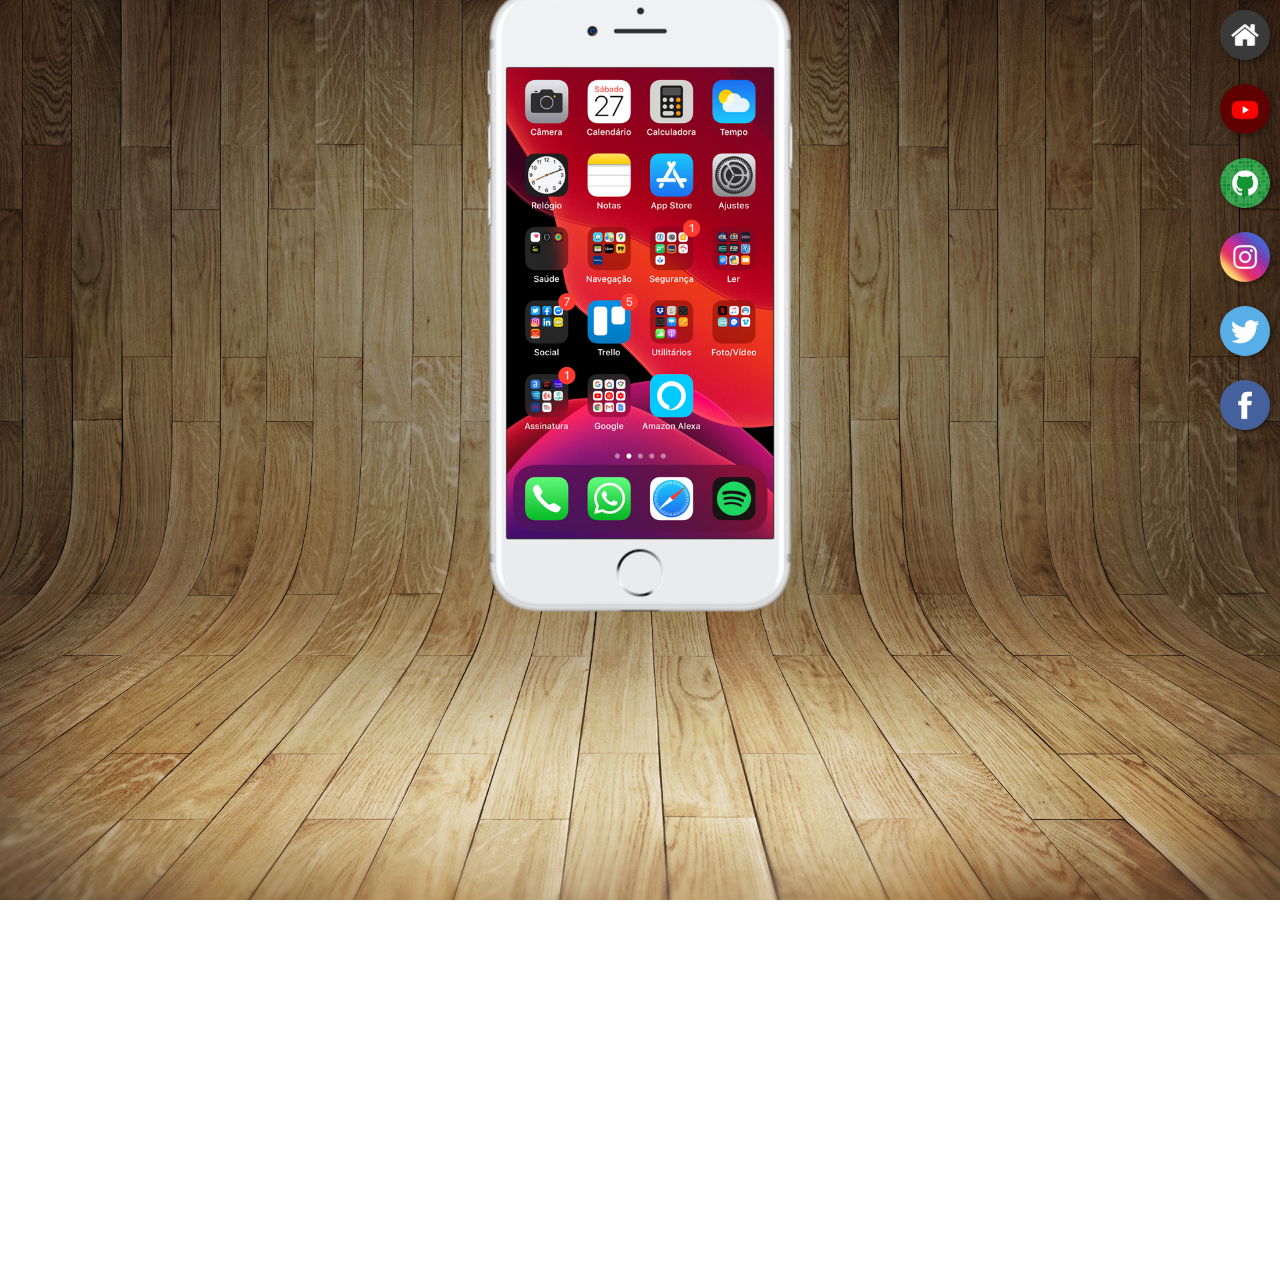
<file: index.html>
<!DOCTYPE html>
<html lang="pt-br">
<head>
    <meta charset="UTF-8">
    <meta name="viewport" content="width=device-width, initial-scale=1.0">
    <title>Projeto Redes Sociais</title>
    <link rel="shortcut icon" href="favicon.ico" type="image/x-icon">
    <link rel="stylesheet" href="estilos/style.css">
    <link rel="stylesheet" href="estilos/responsivo.css">
</head>
<body>
    <main>
        <section id="telefone">
            <iframe src="home.html" name="tela" frameborder="0" id="tela">Seu navegador não é compatível com isso</iframe>
        </section>
        <section id="redes-sociais">
            <a href="home.html" target="tela"><img src="imagens/logo-home.jpg" alt="Home"></a> <br>
            <a href="youtube.html" target="tela"><img src="imagens/logo-youtube.jpg" alt="Youtube"></a> <br>
            <a href="github.html" target="tela"><img src="imagens/logo-github.jpg" alt="Github"></a> <br>
            <a href="instagram.html" target="tela"><img src="imagens/logo-instagram.jpg" alt="Instagram"></a> <br>
            <a href="twitter.html" target="tela"><img src="imagens/logo-twitter.jpg" alt="X/Twitter"></a> <br>
            <a href="facebook.html" target="tela"><img src="imagens/logo-facebook.jpg" alt="Facebook"></a>
        </section>
    </main>
</body>
</html>
</file>
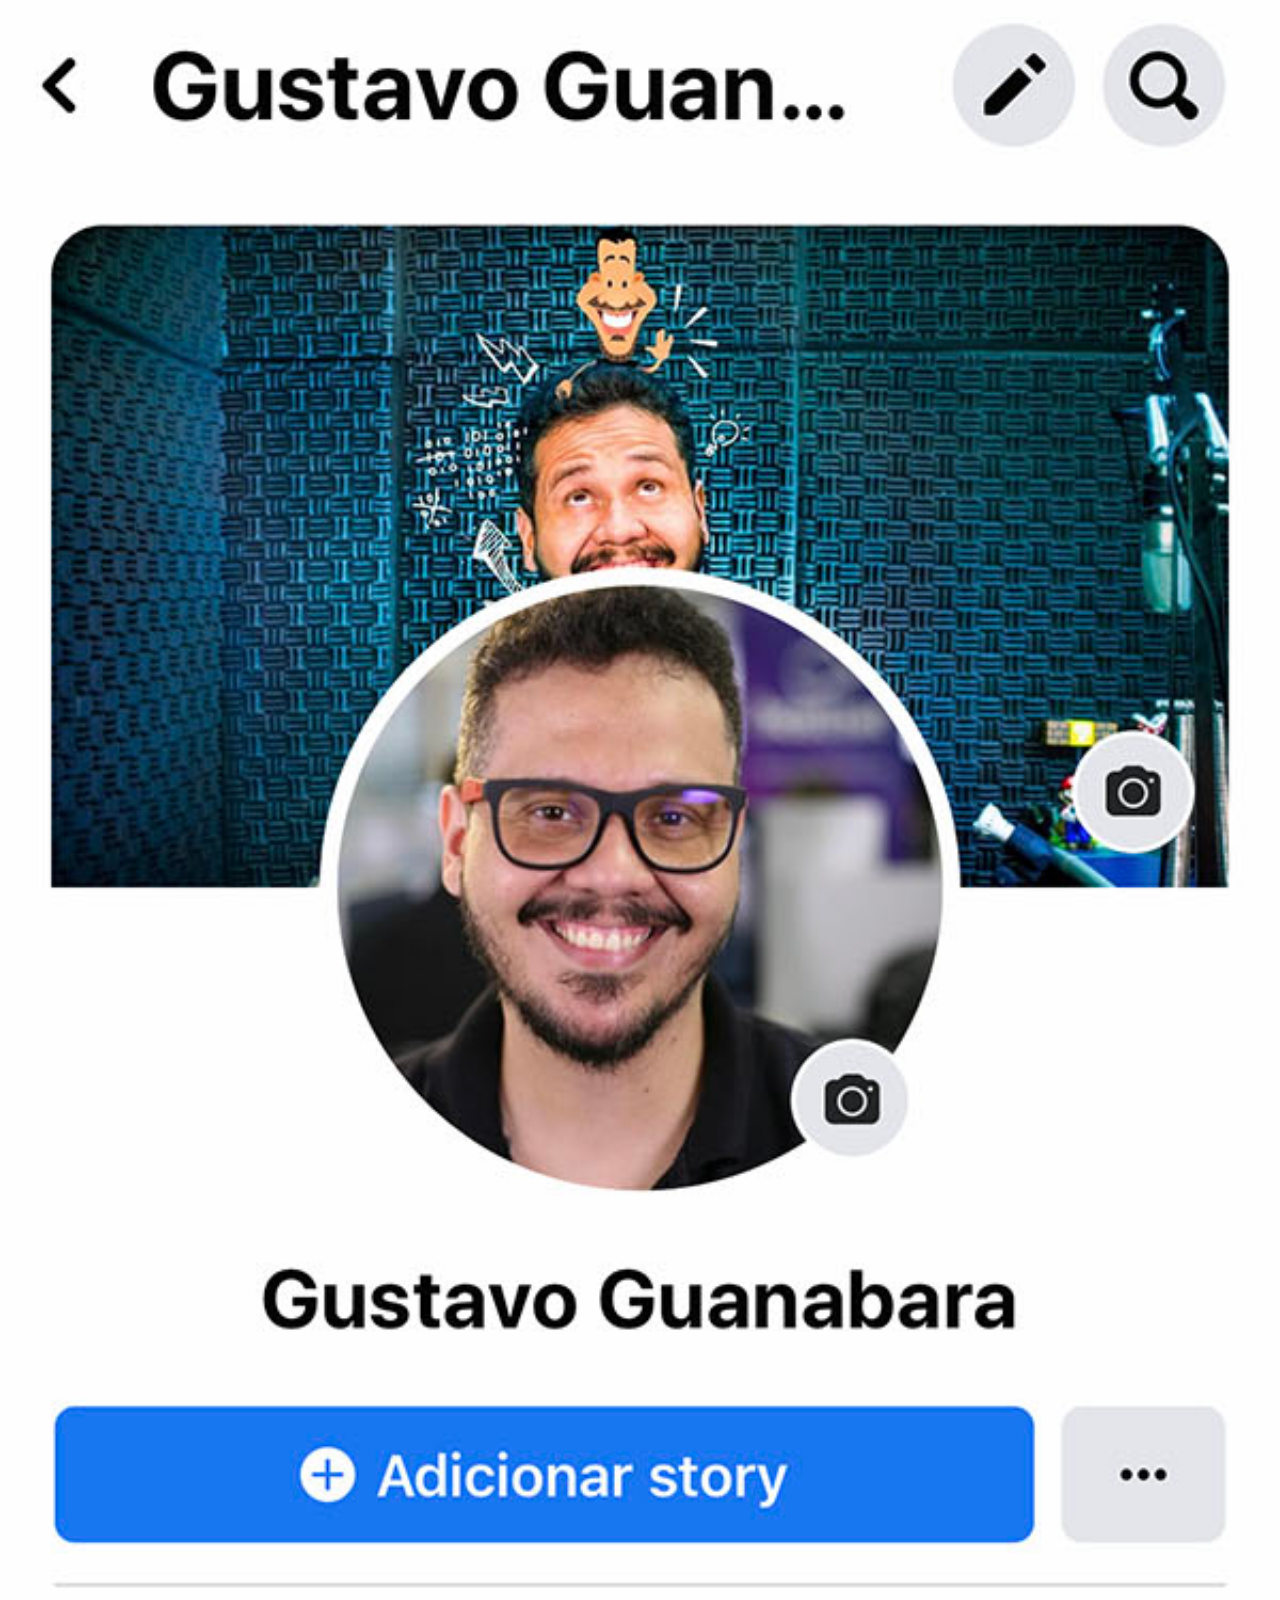
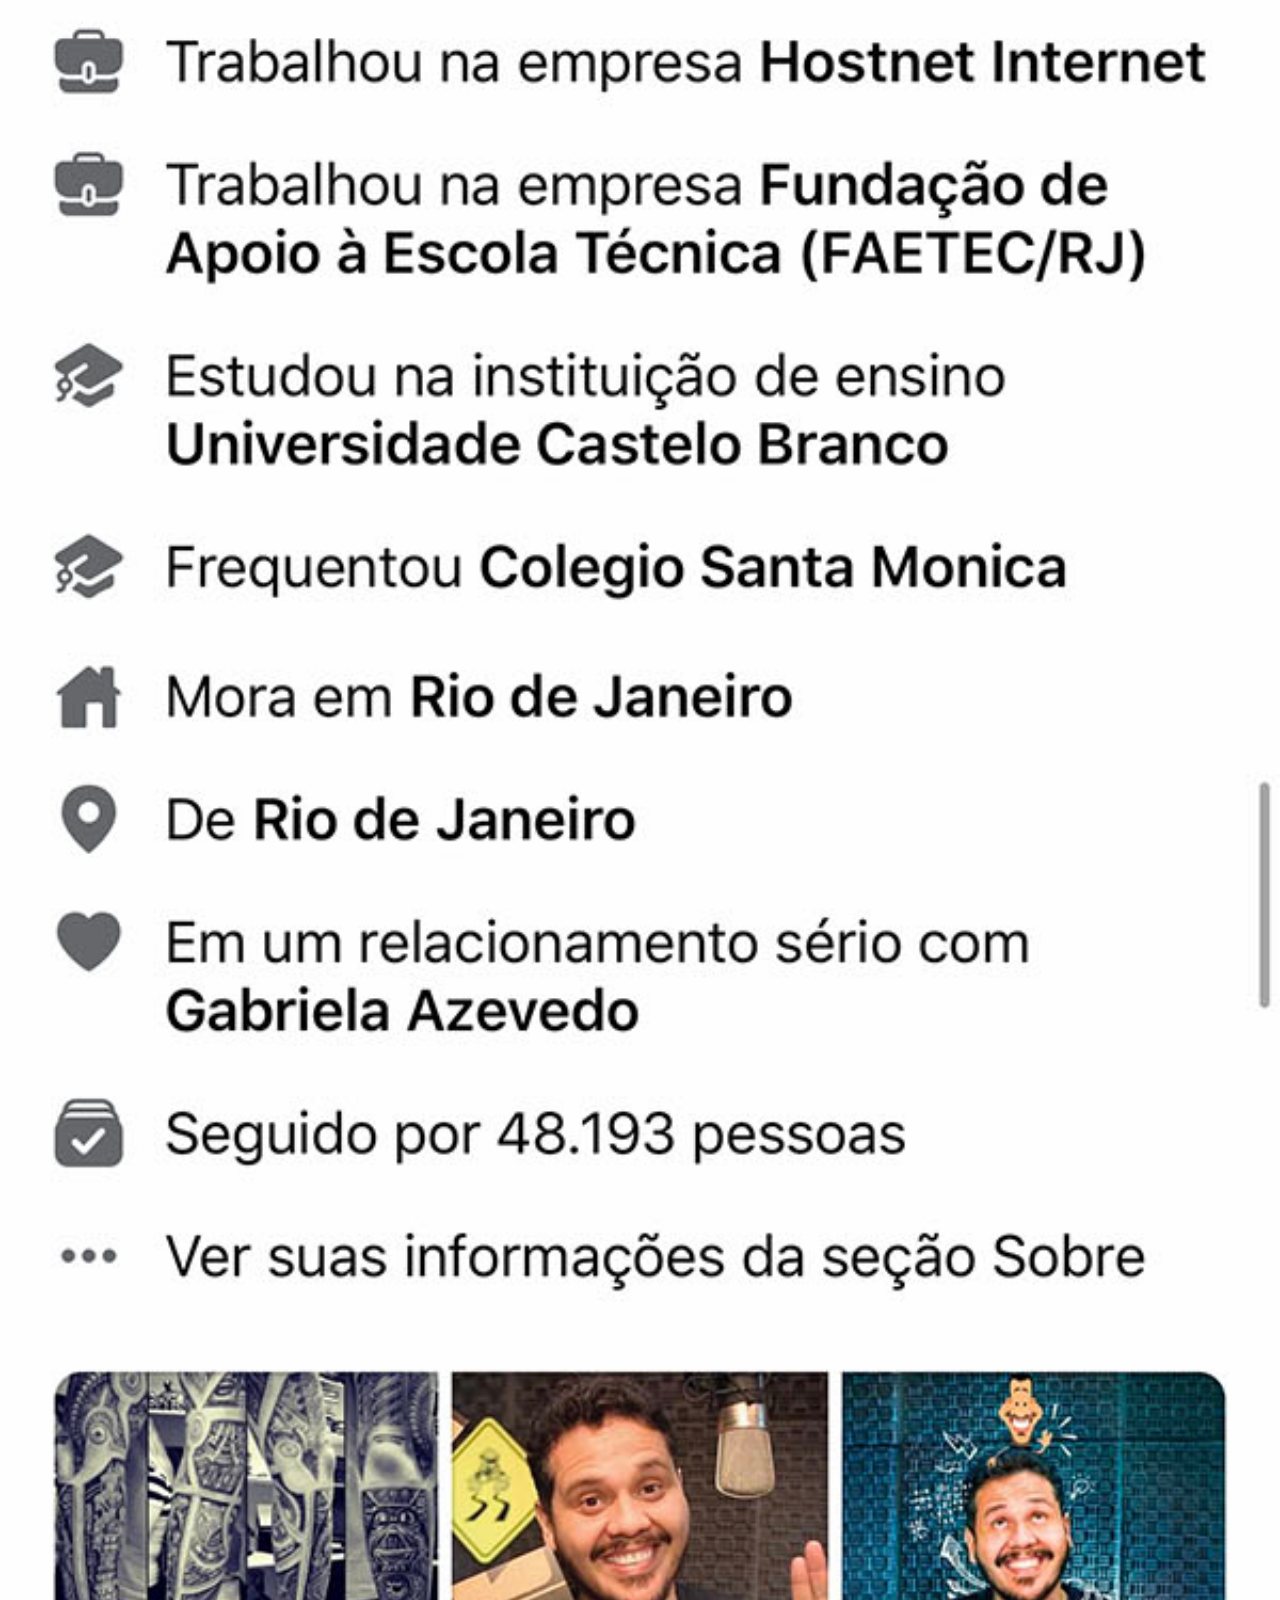
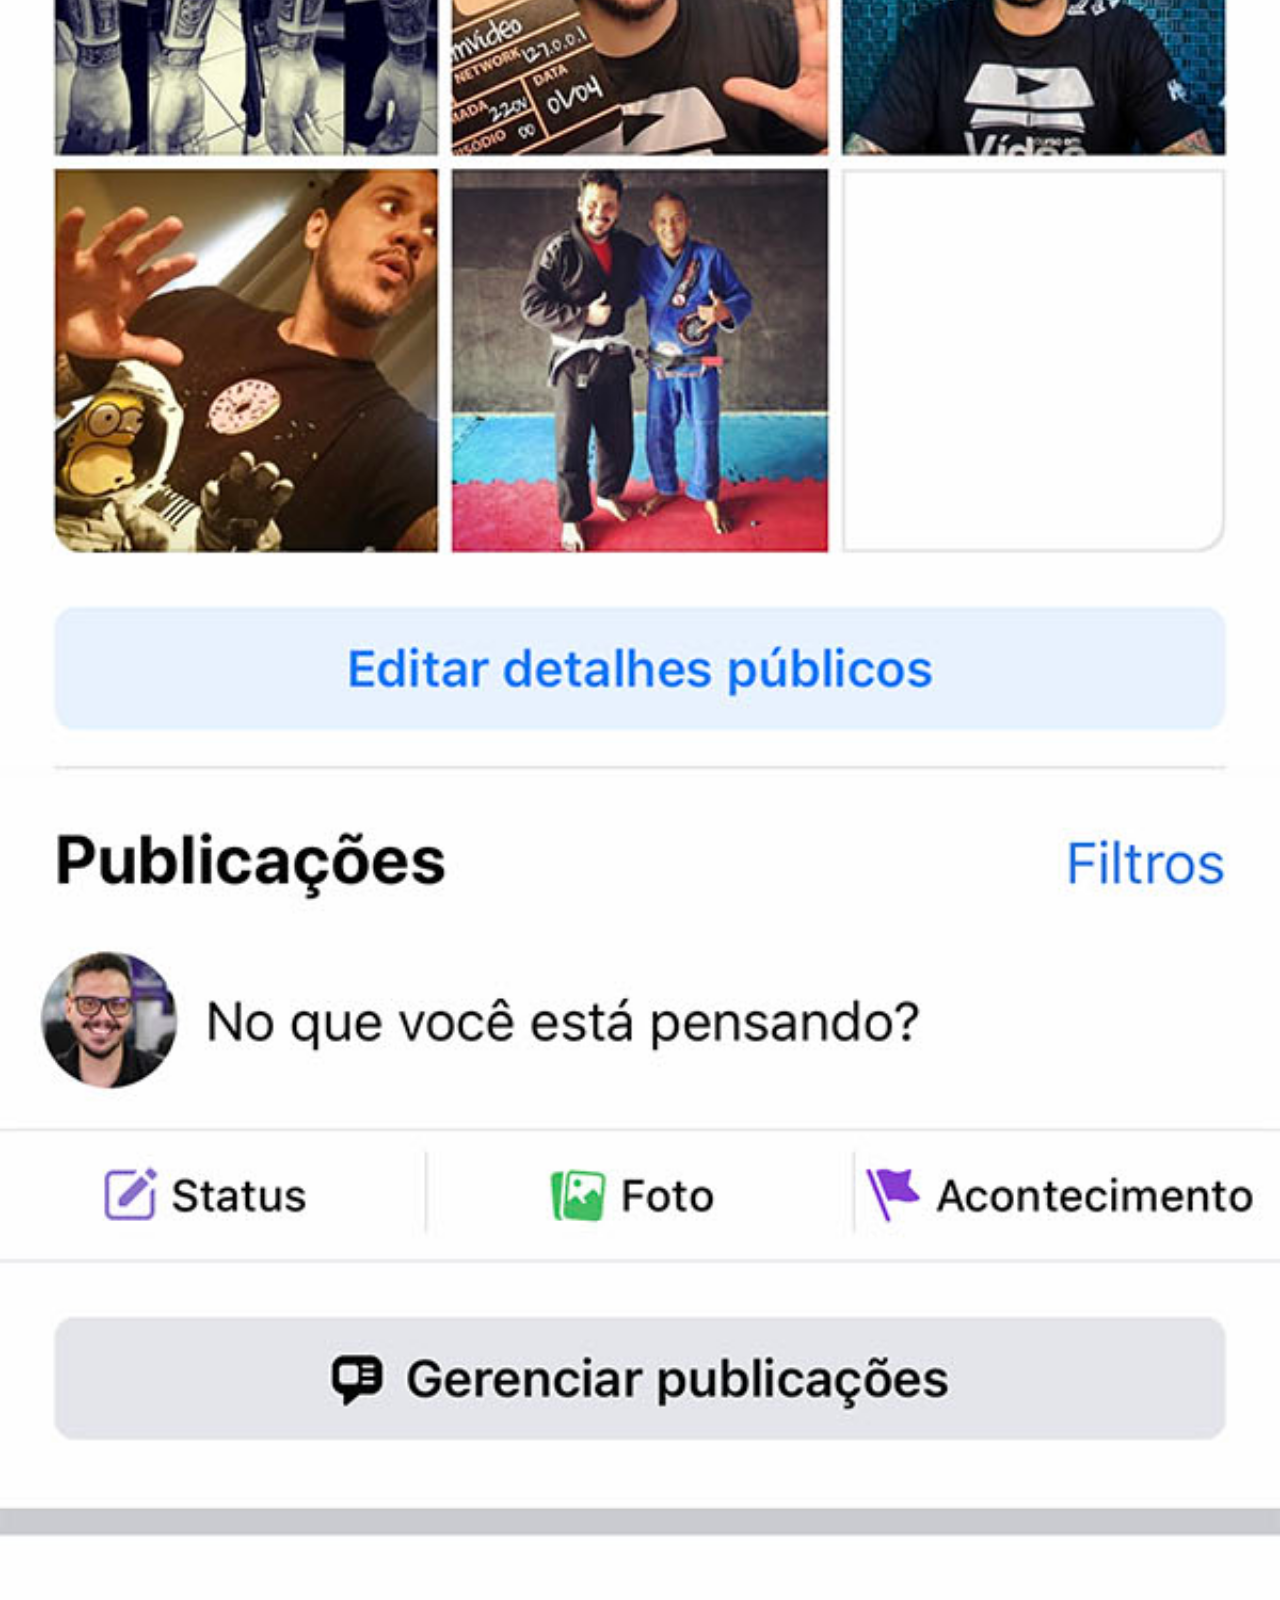
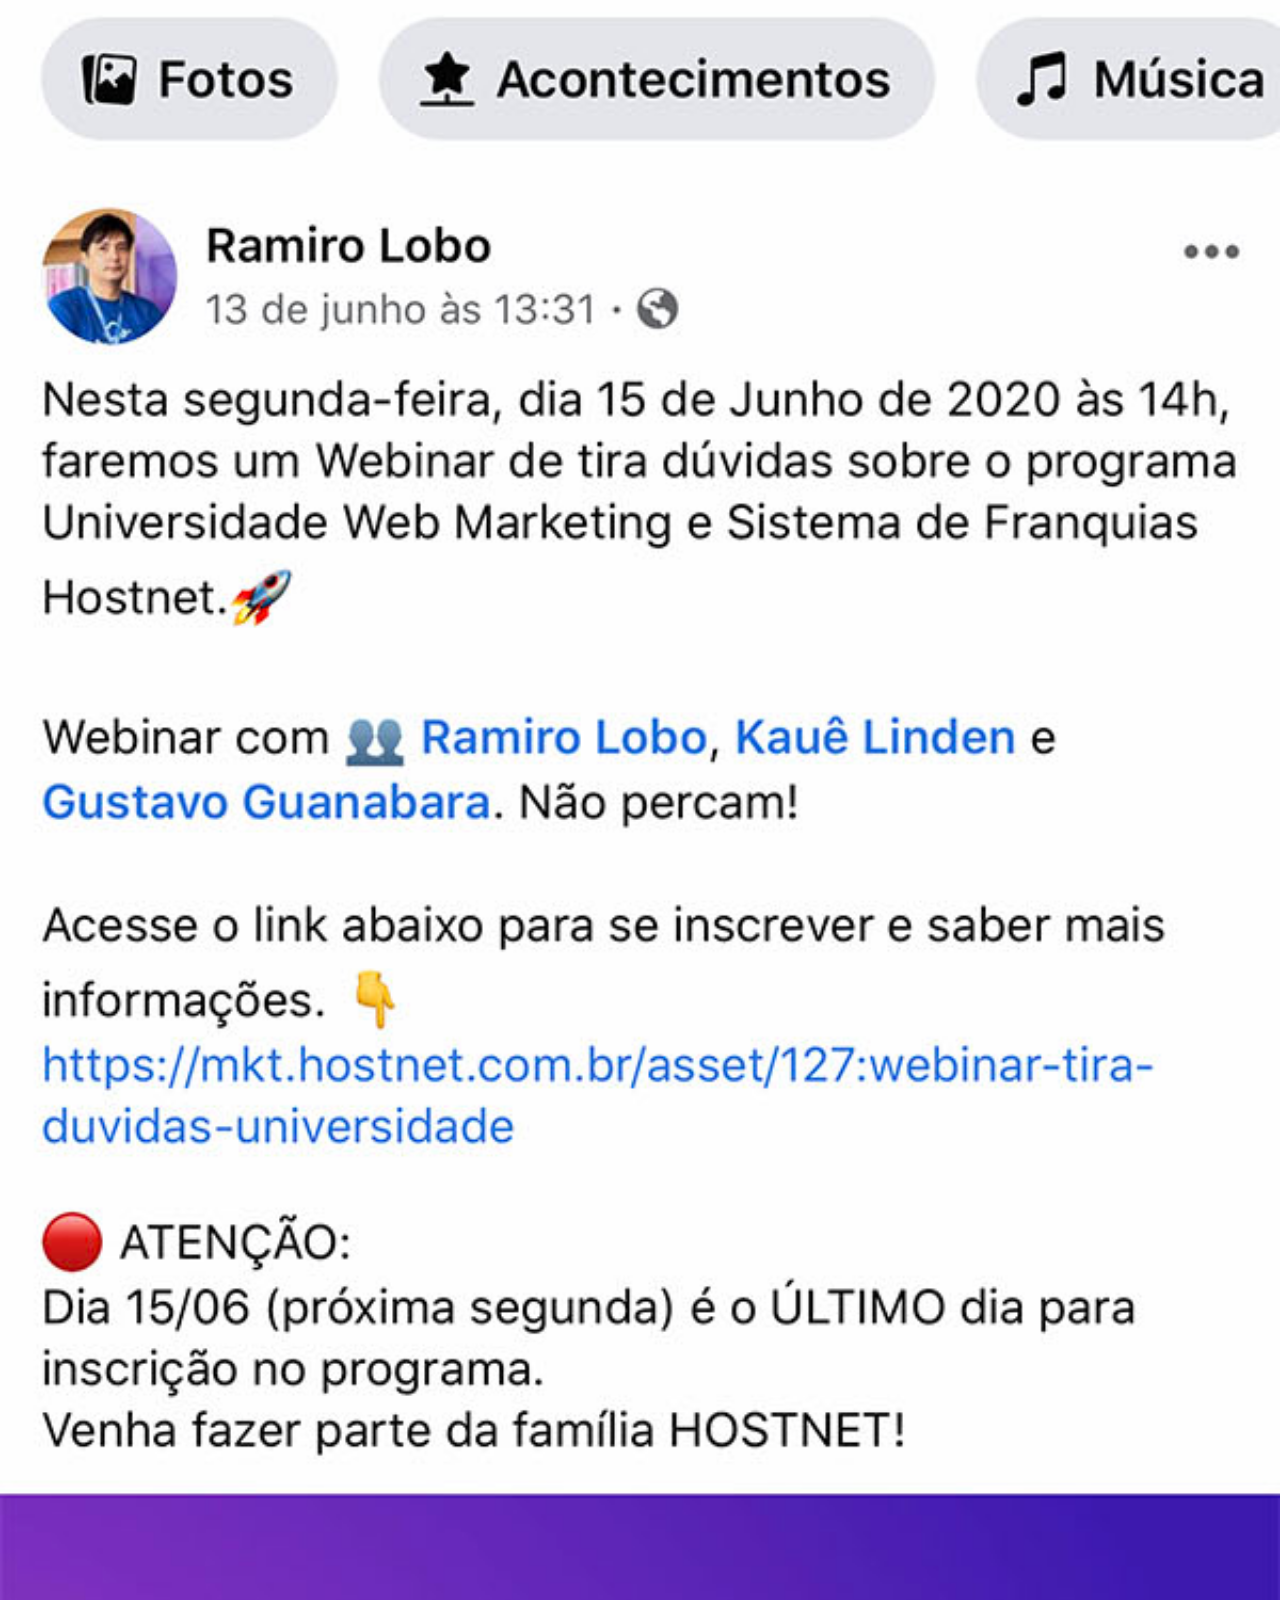
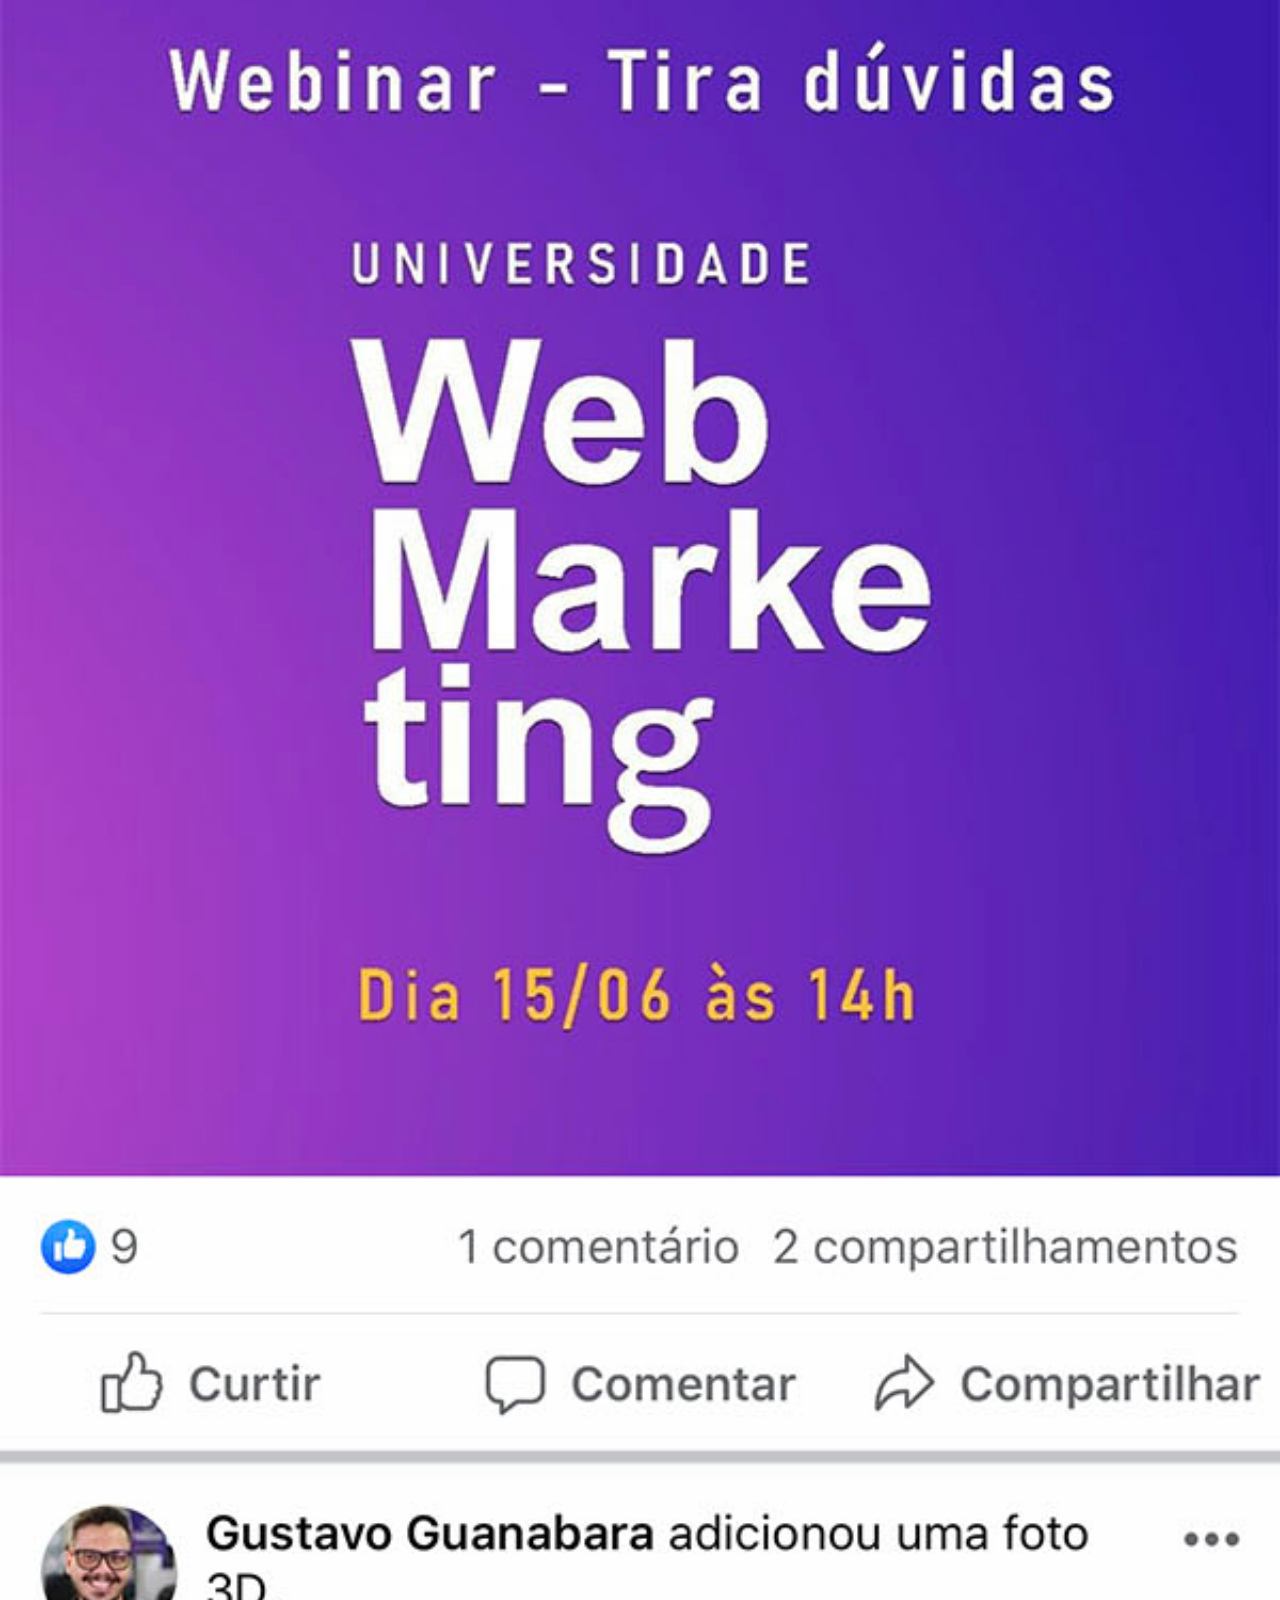
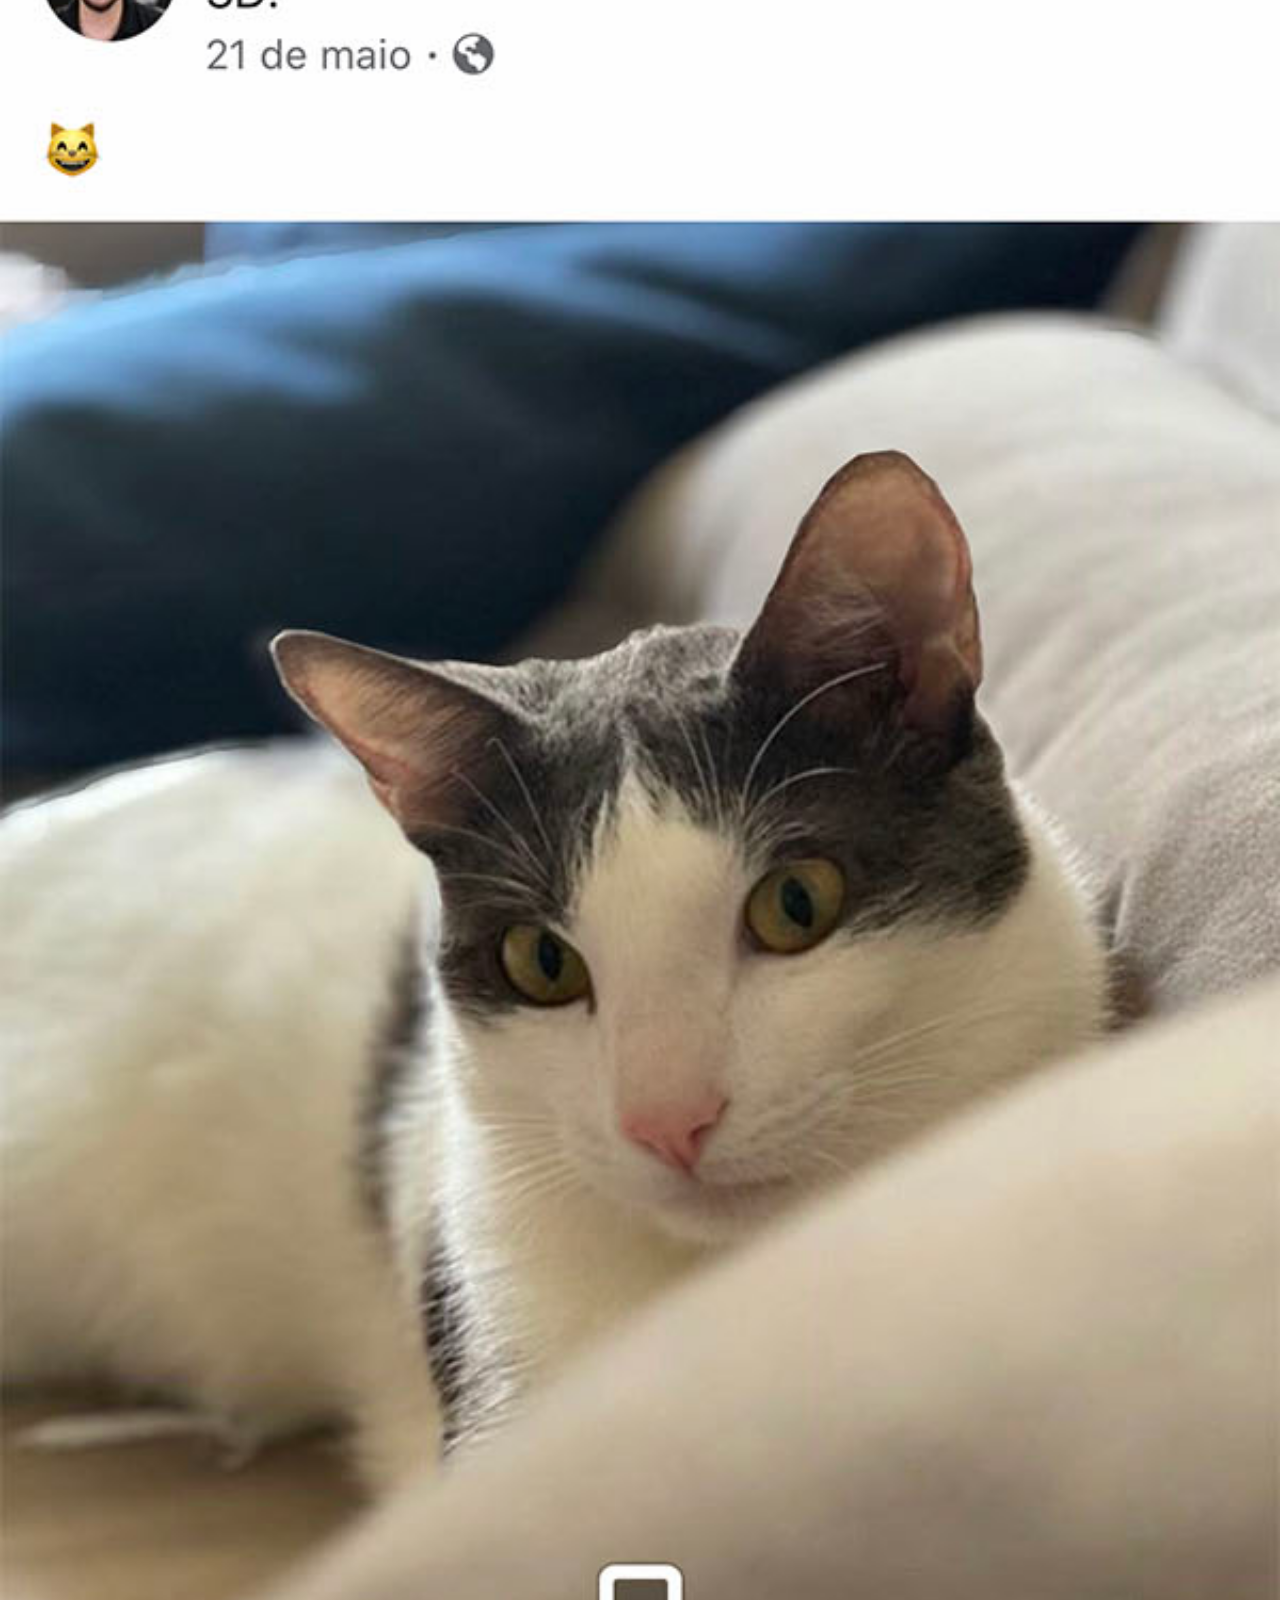
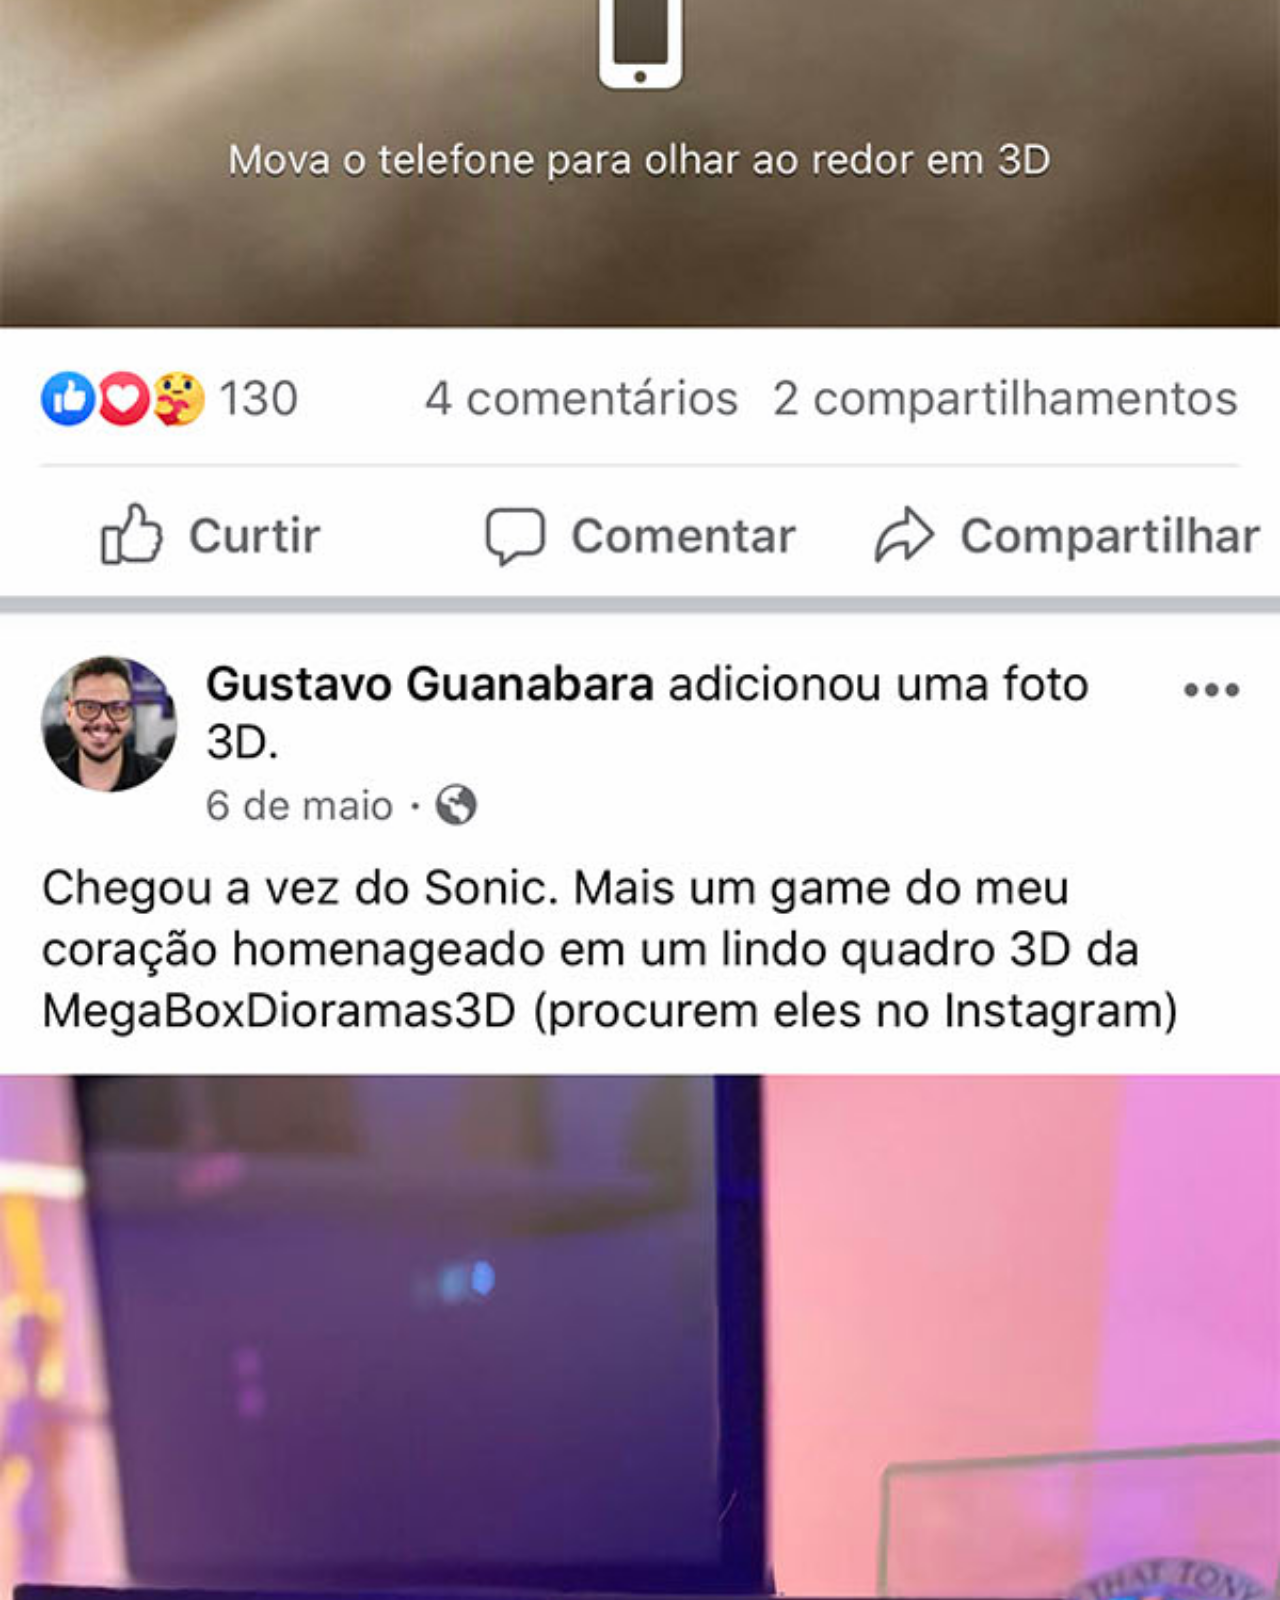
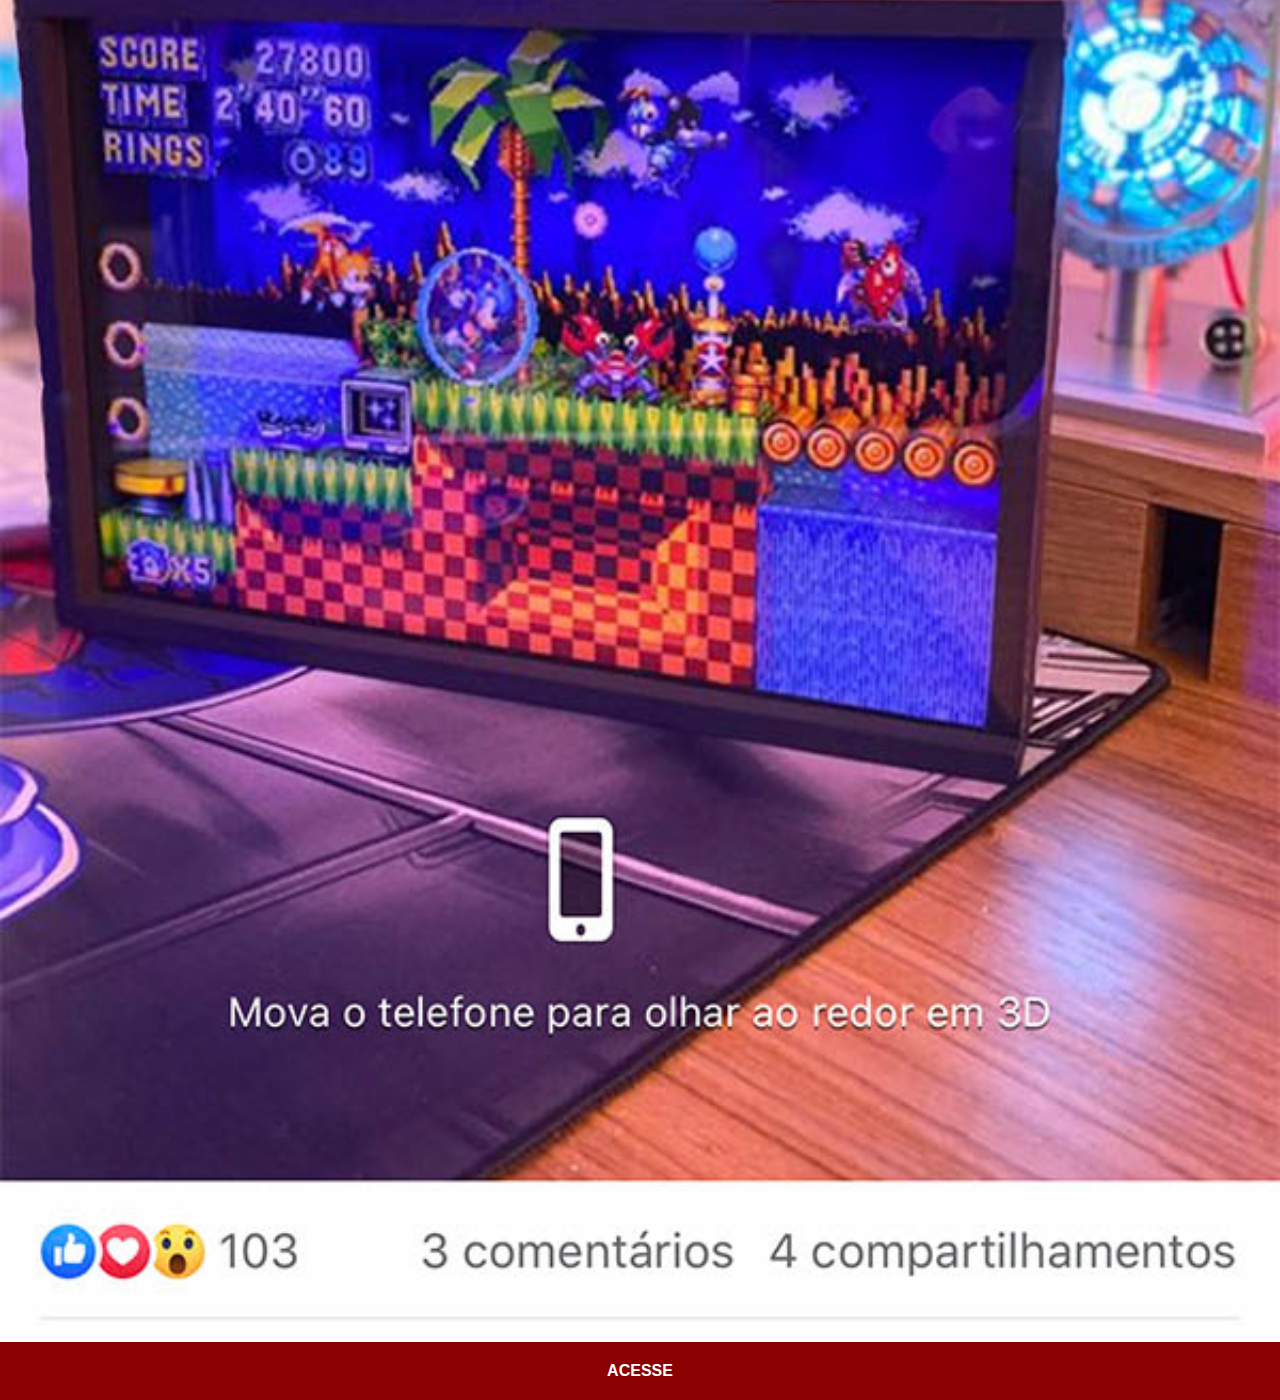
<file: facebook.html>
<!DOCTYPE html>
<html lang="pt-br">
<head>
    <meta charset="UTF-8">
    <meta name="viewport" content="width=device-width, initial-scale=1.0">
    <title>Facebook</title>
    <link rel="stylesheet" href="estilos/social.css">
</head>
<body>
    <img src="imagens/tela-facebook.jpg" alt="Facebook">
    <a href="https://facebook.com/gustavoguanabara" target="_blank">ACESSE</a>
</body>
</html>
</file>
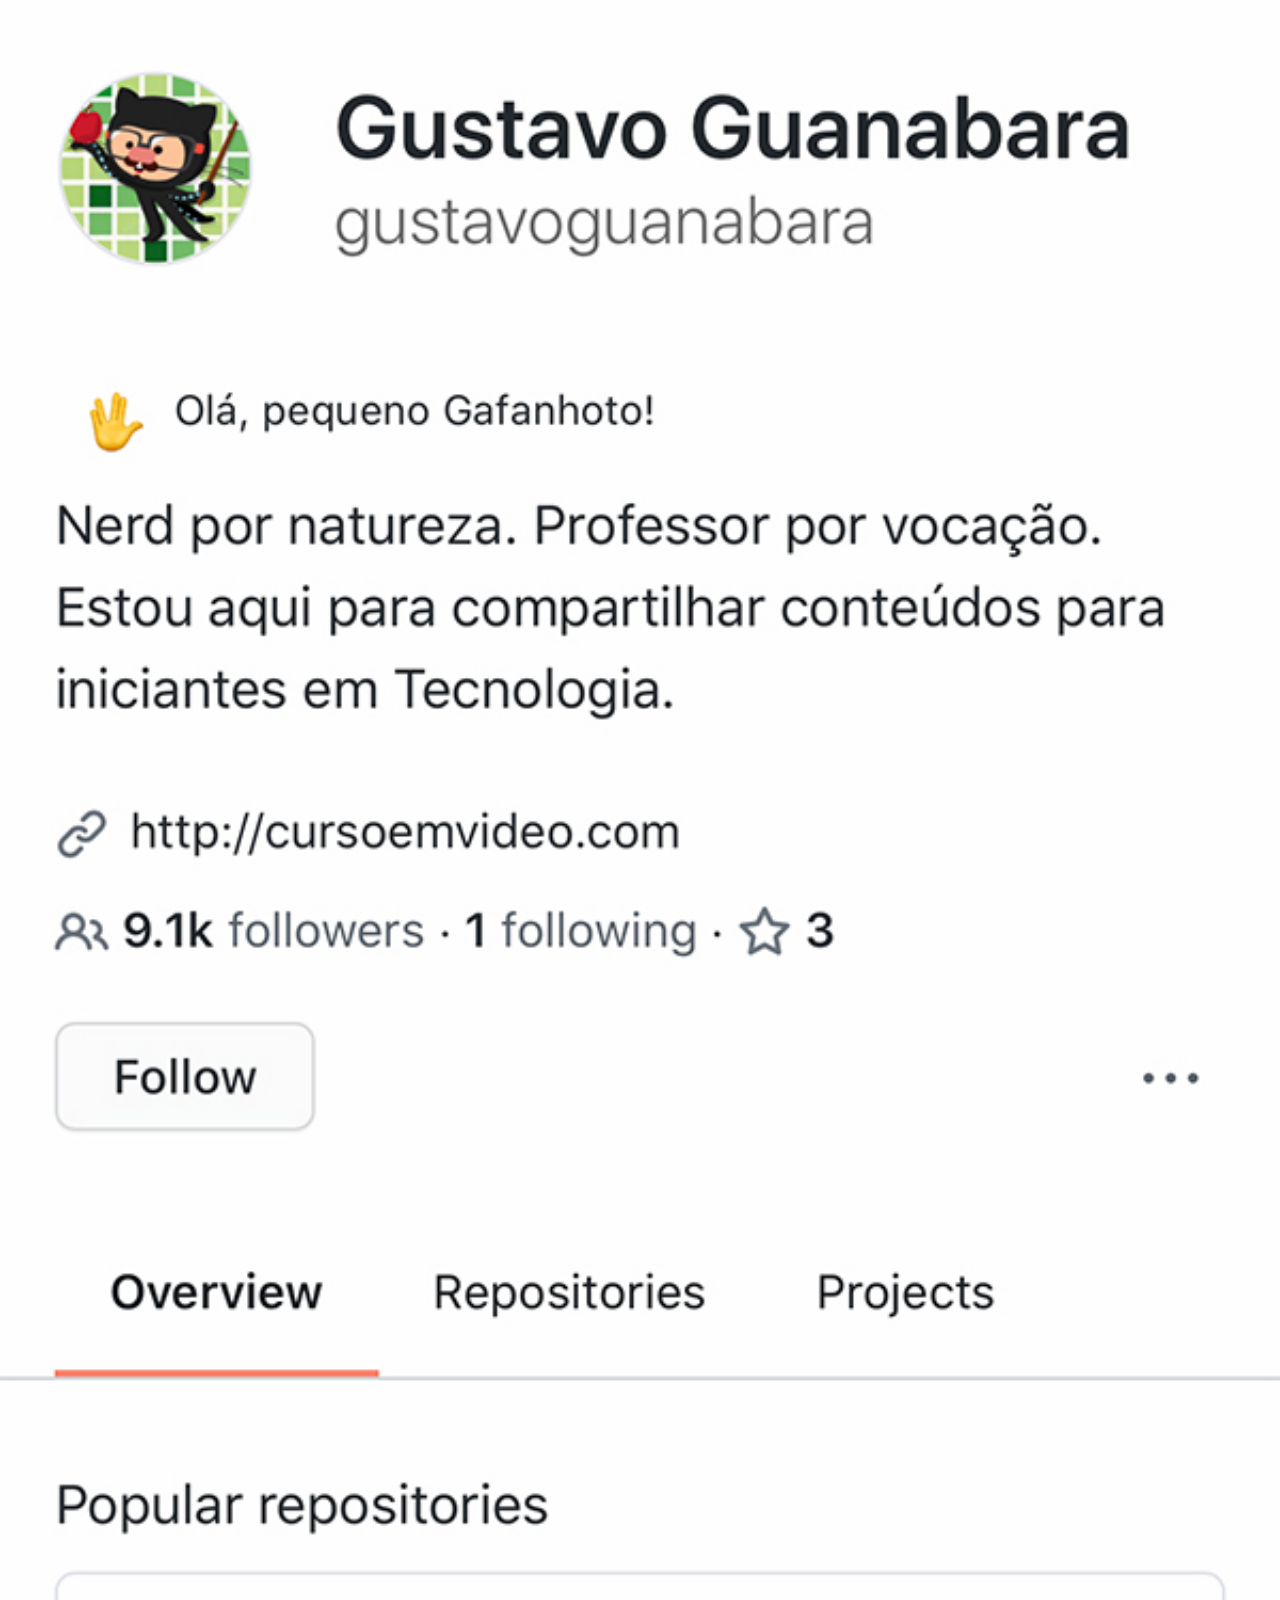
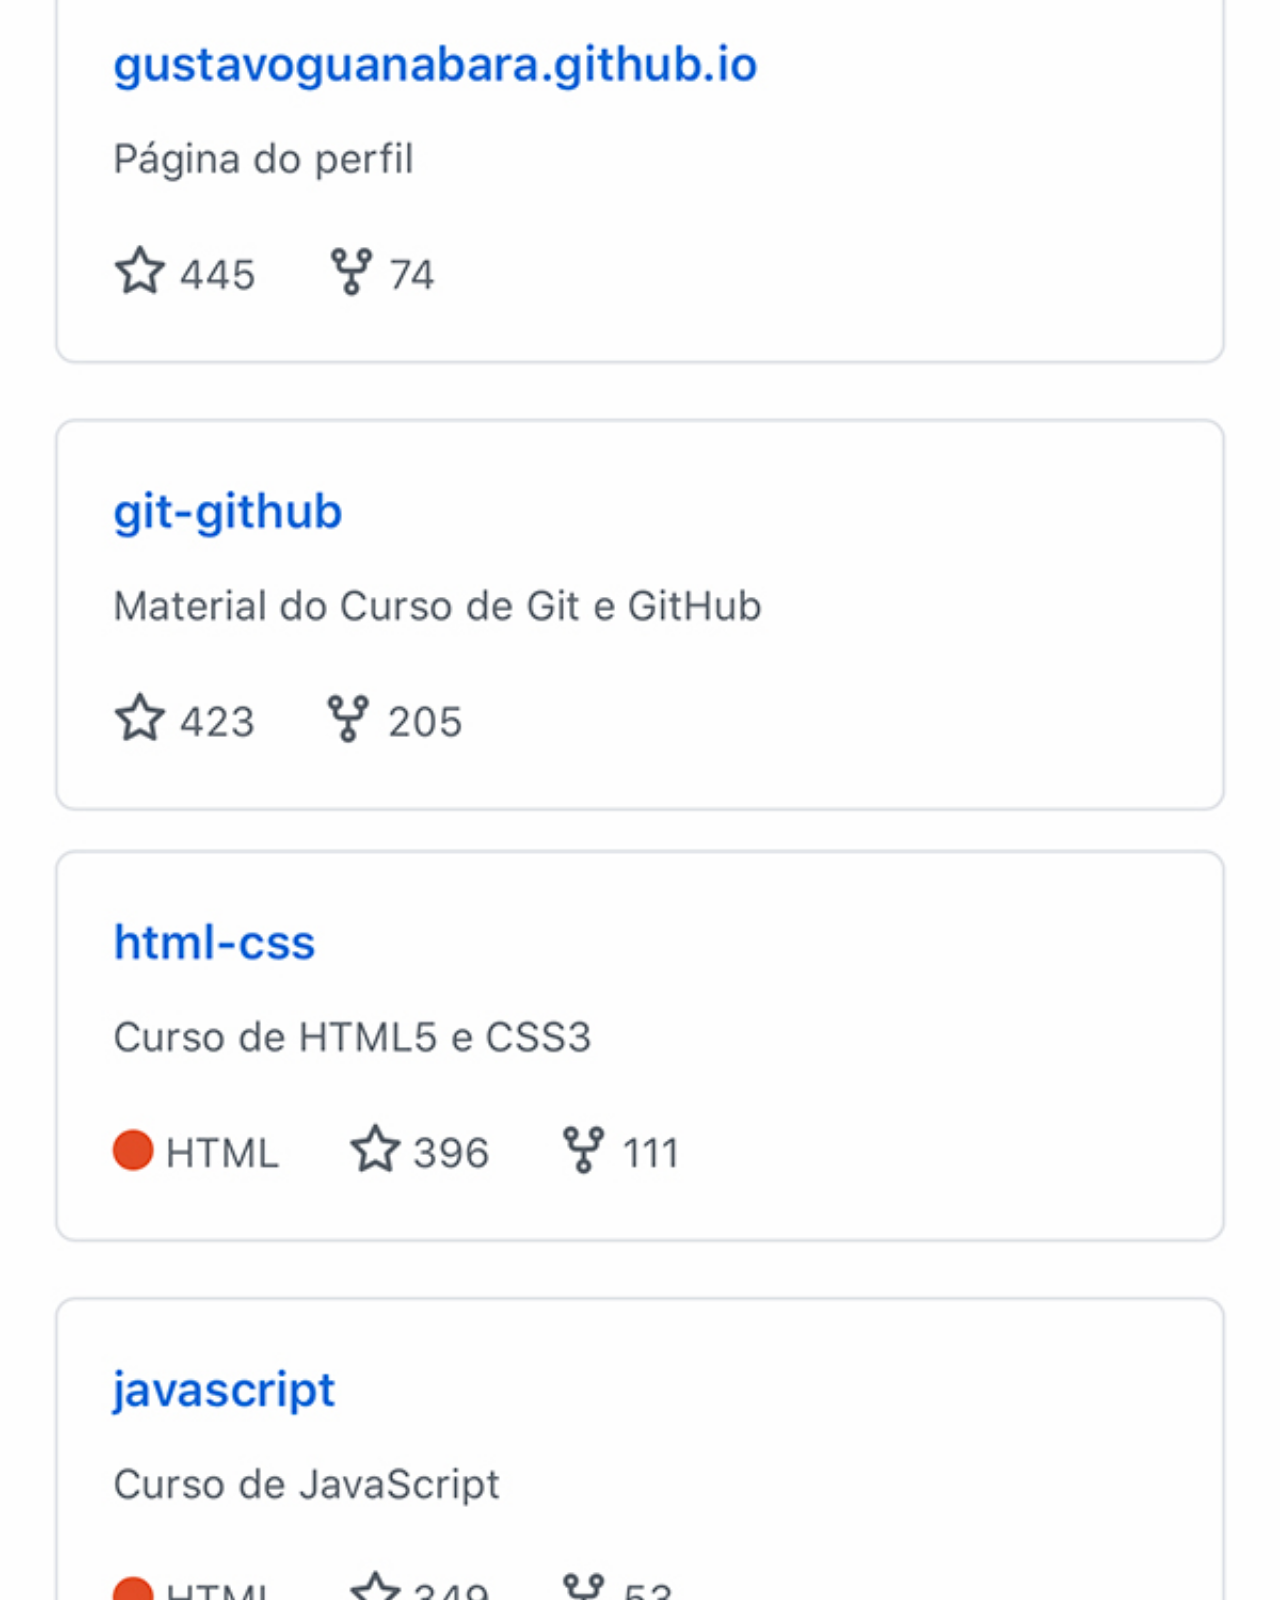
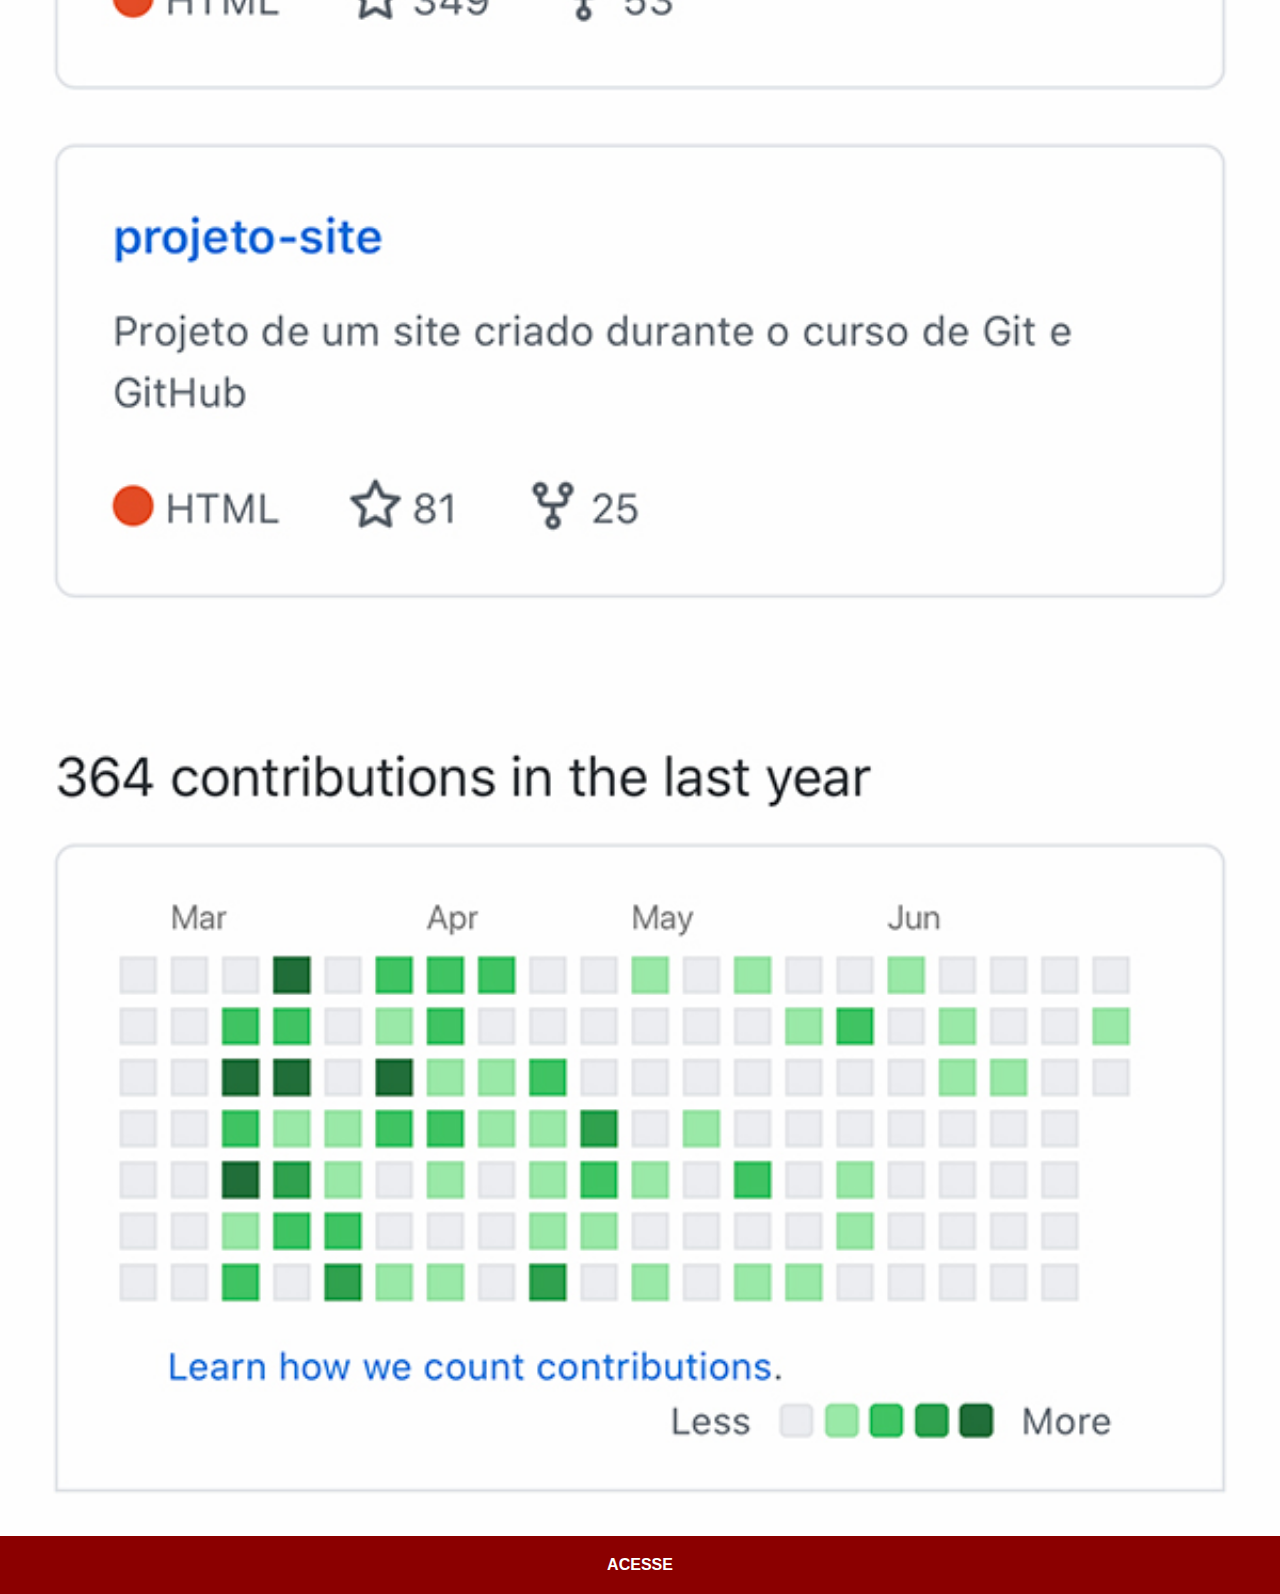
<file: github.html>
<!DOCTYPE html>
<html lang="pt-br">
<head>
    <meta charset="UTF-8">
    <meta name="viewport" content="width=device-width, initial-scale=1.0">
    <title>Github</title>
    <link rel="stylesheet" href="estilos/social.css">
</head>
<body>
    <img src="imagens/tela-github.jpg" alt="Github">
    <a href="https://github.com/gustavoguanabara/" target="_blank">ACESSE</a>
</body>
</html>
</file>
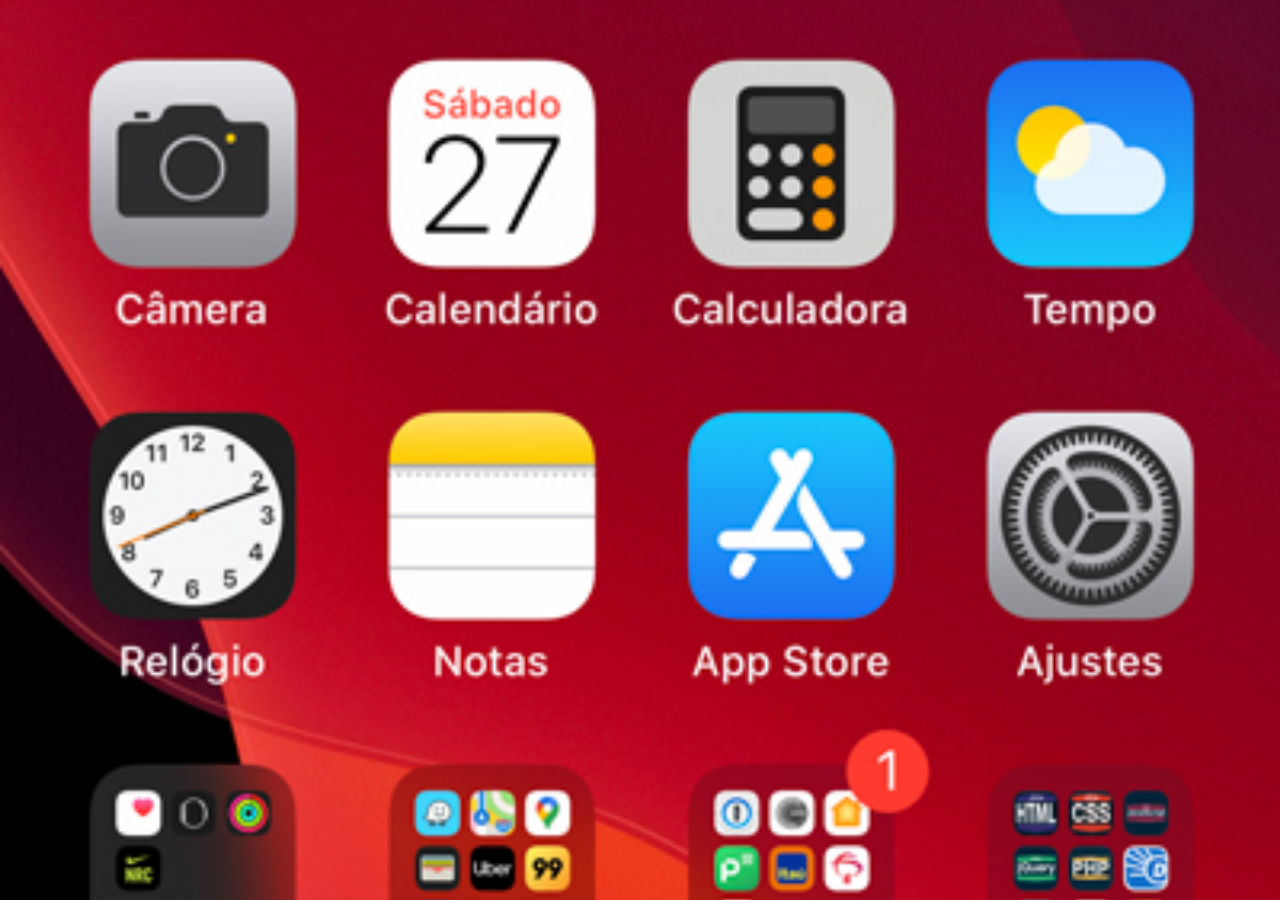
<file: home.html>
<!DOCTYPE html>
<html lang="pt-br">
<head>
    <meta charset="UTF-8">
    <meta name="viewport" content="width=device-width, initial-scale=1.0">
    <title>Home</title>
</head>
<style>
    * {
        margin: 0px;
        padding: 0px;
    }
    body {
        width: 100vw;
        height: 100vh;
        background: black url('imagens/tela-home.jpg') no-repeat top center;
        background-size:cover ;
    }
</style>
<body>
</body>
</html>
</file>
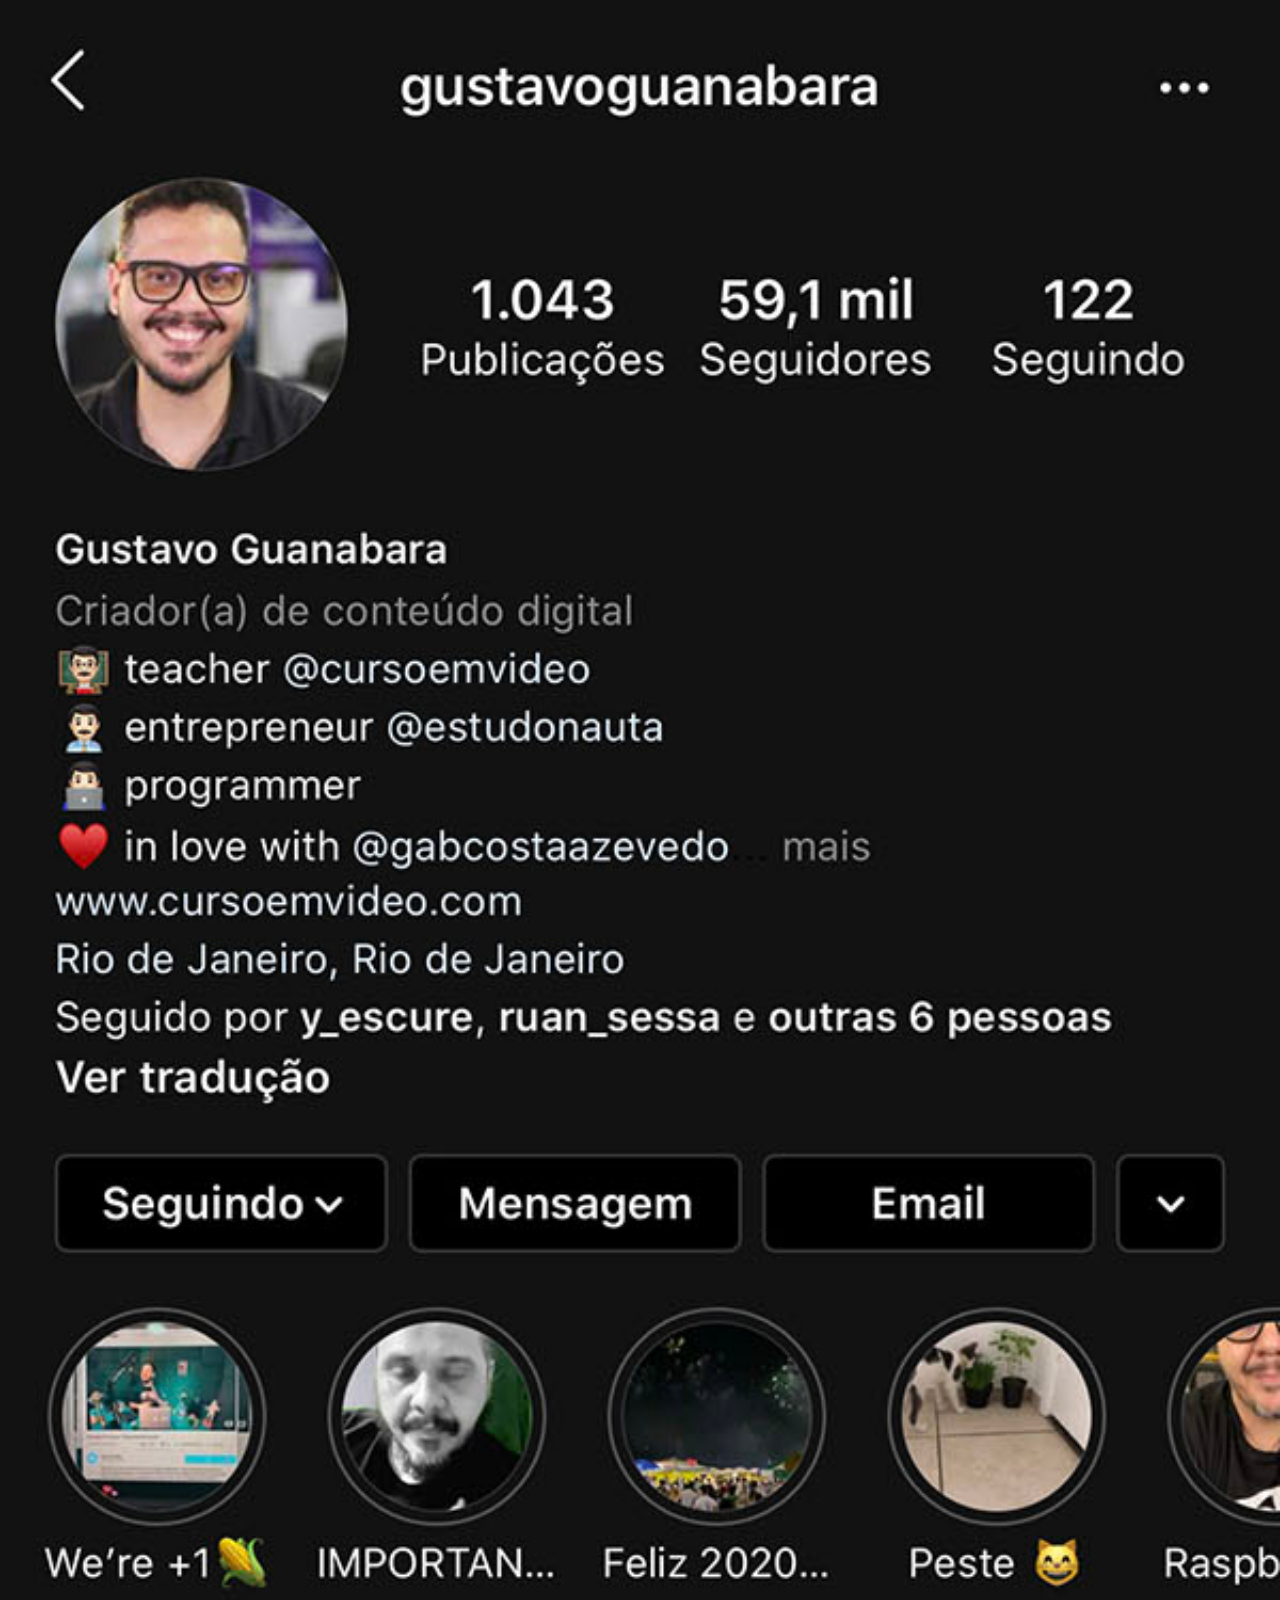
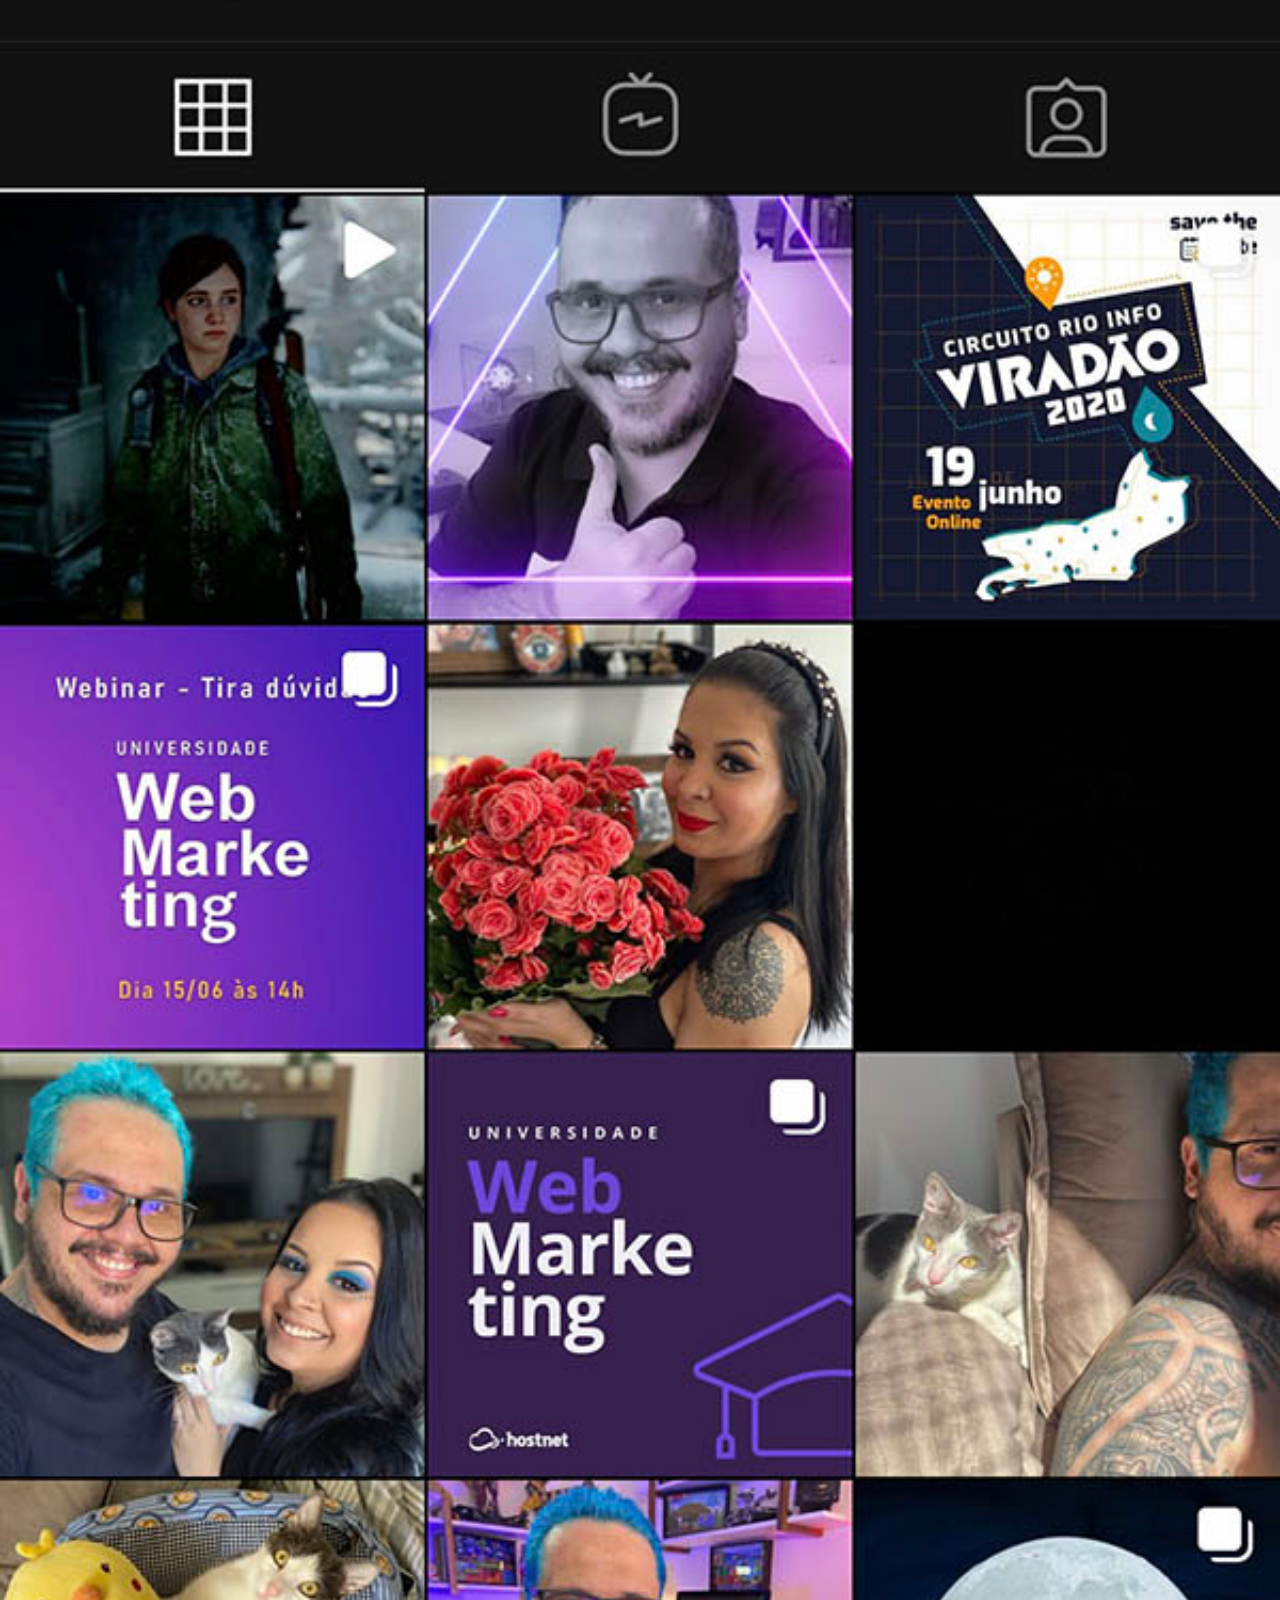
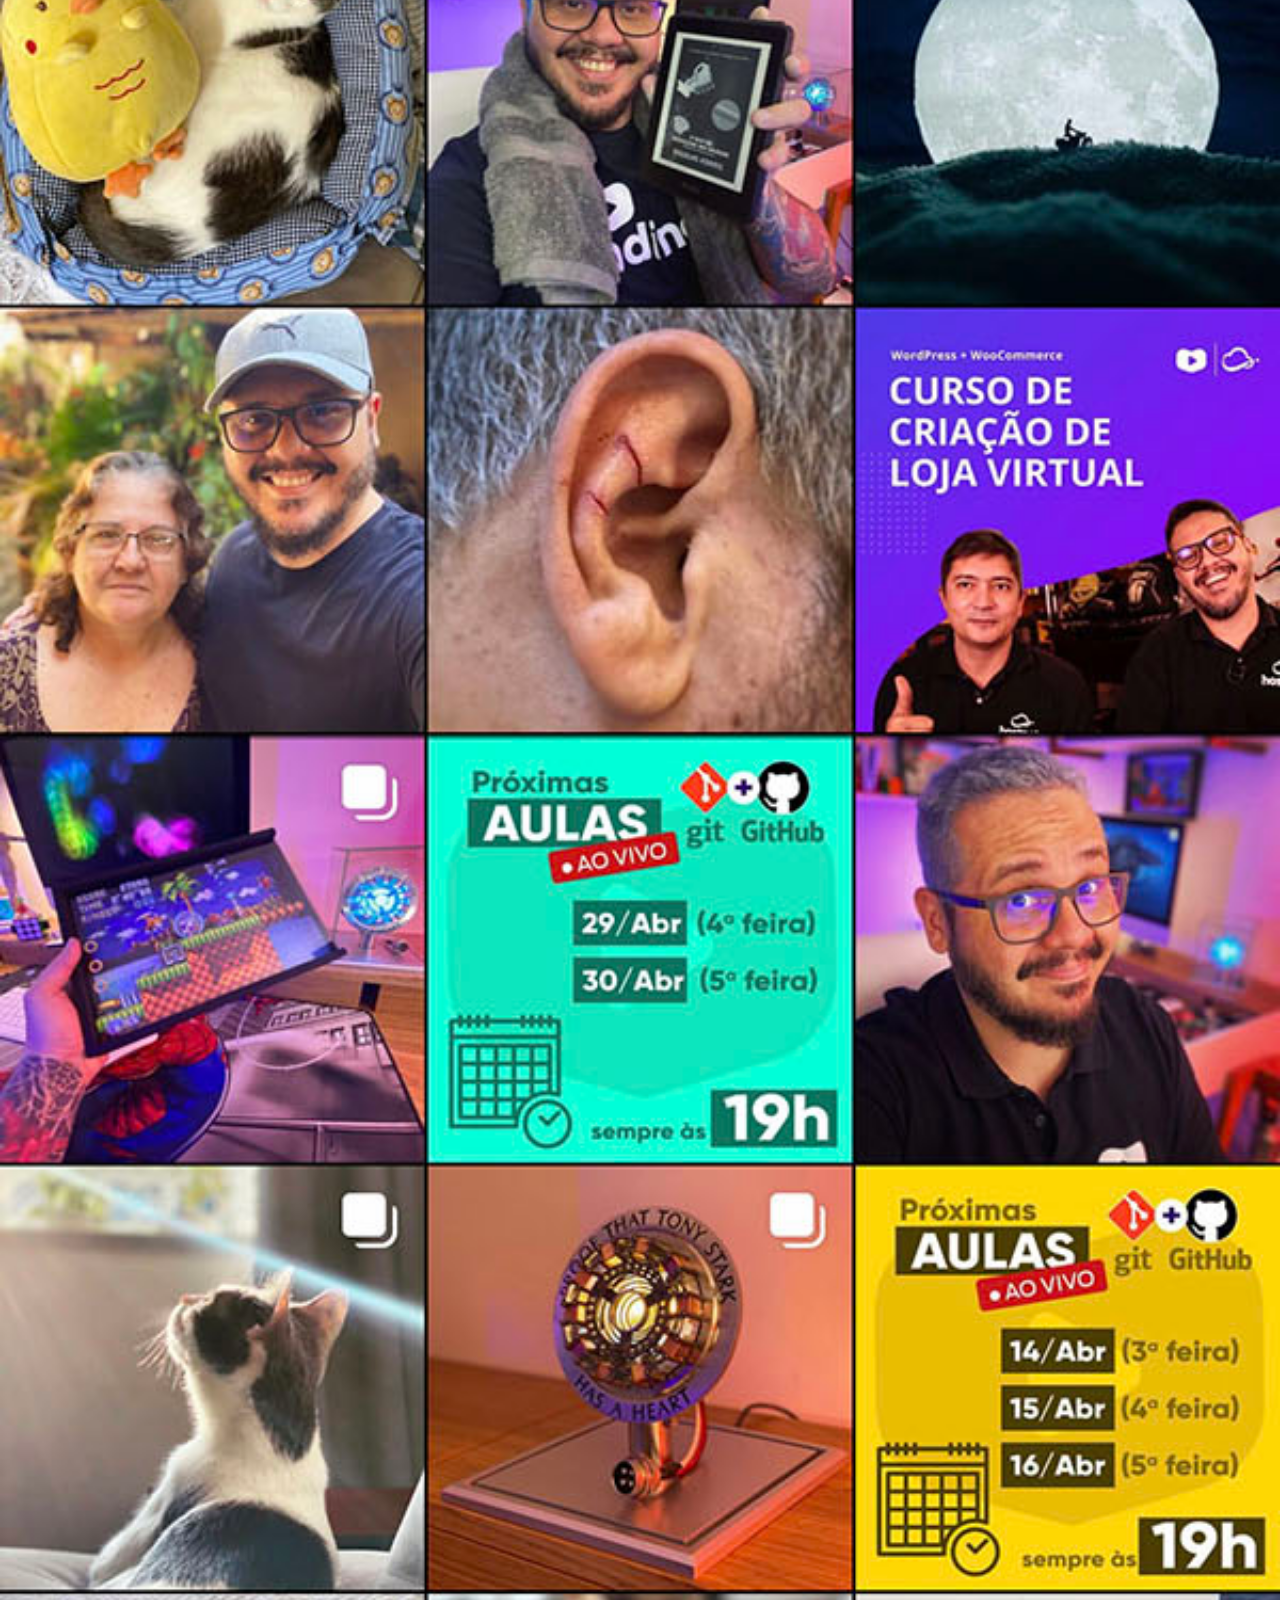
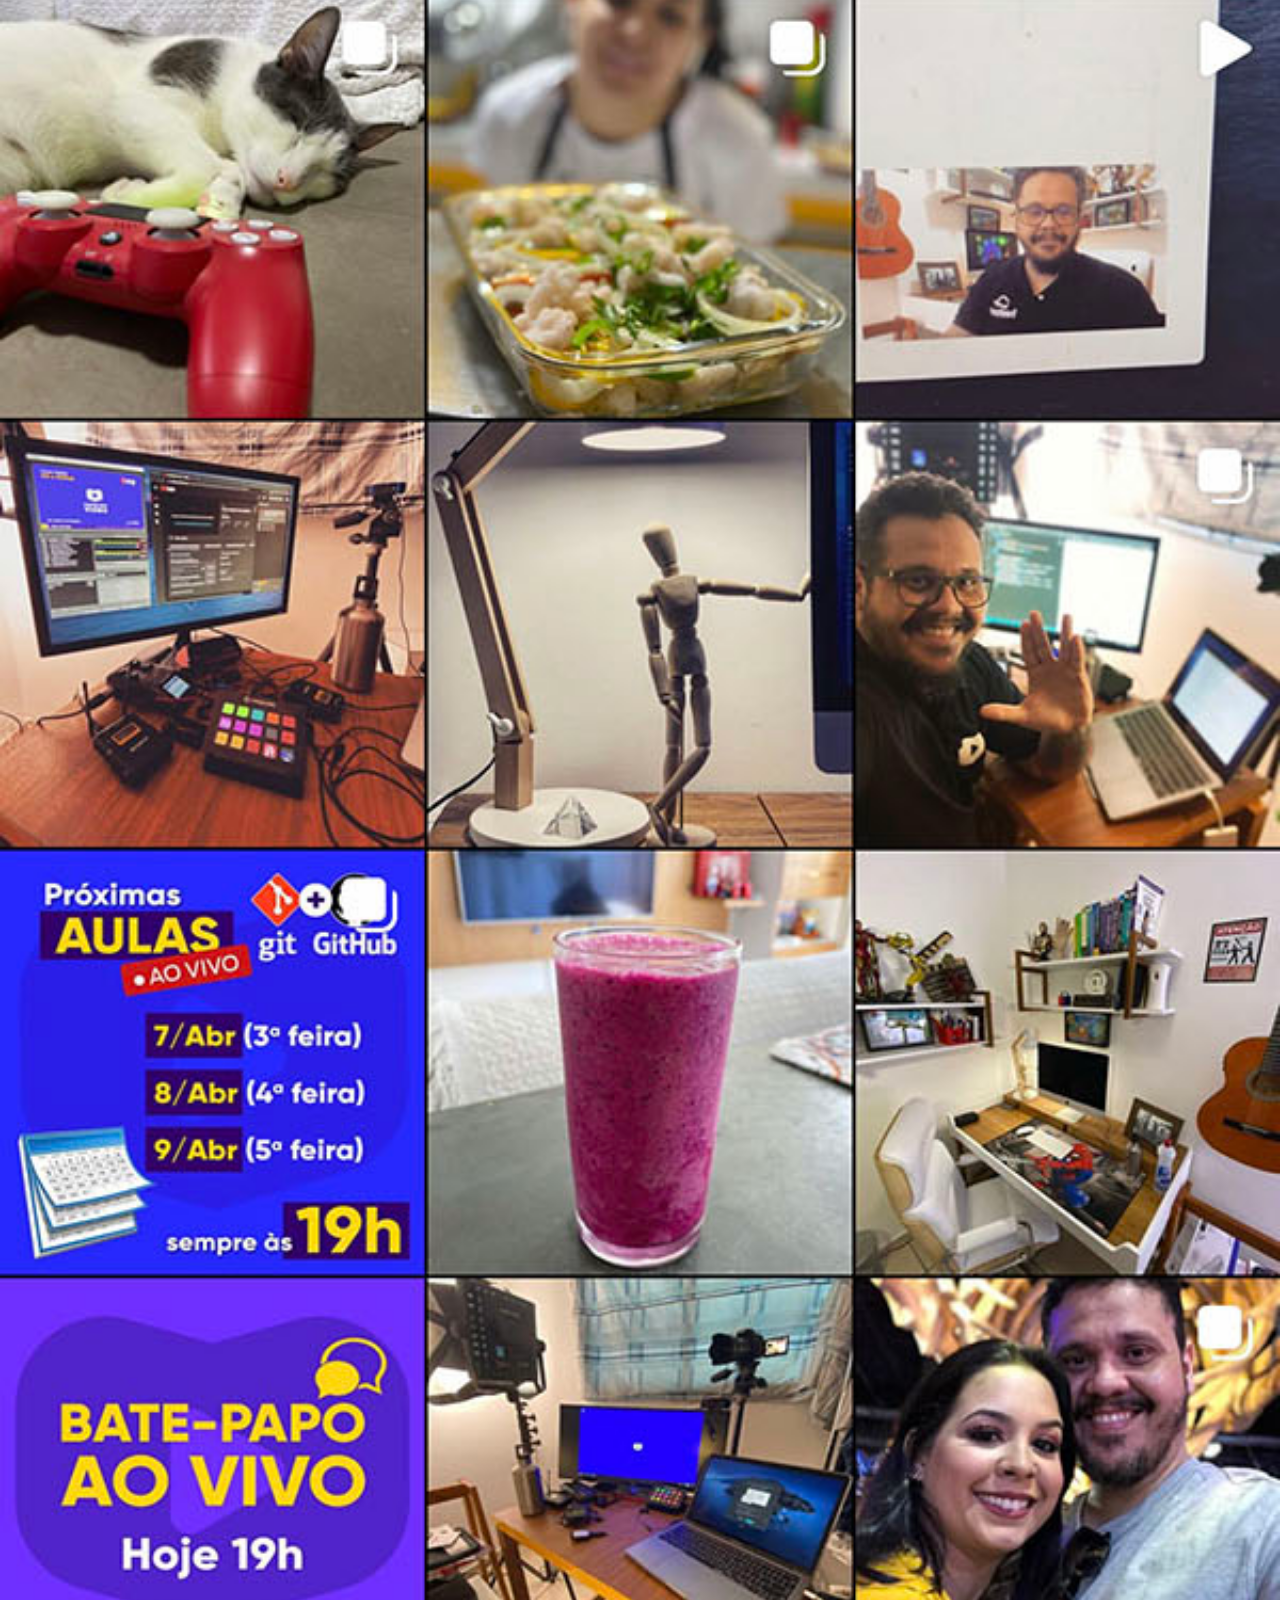
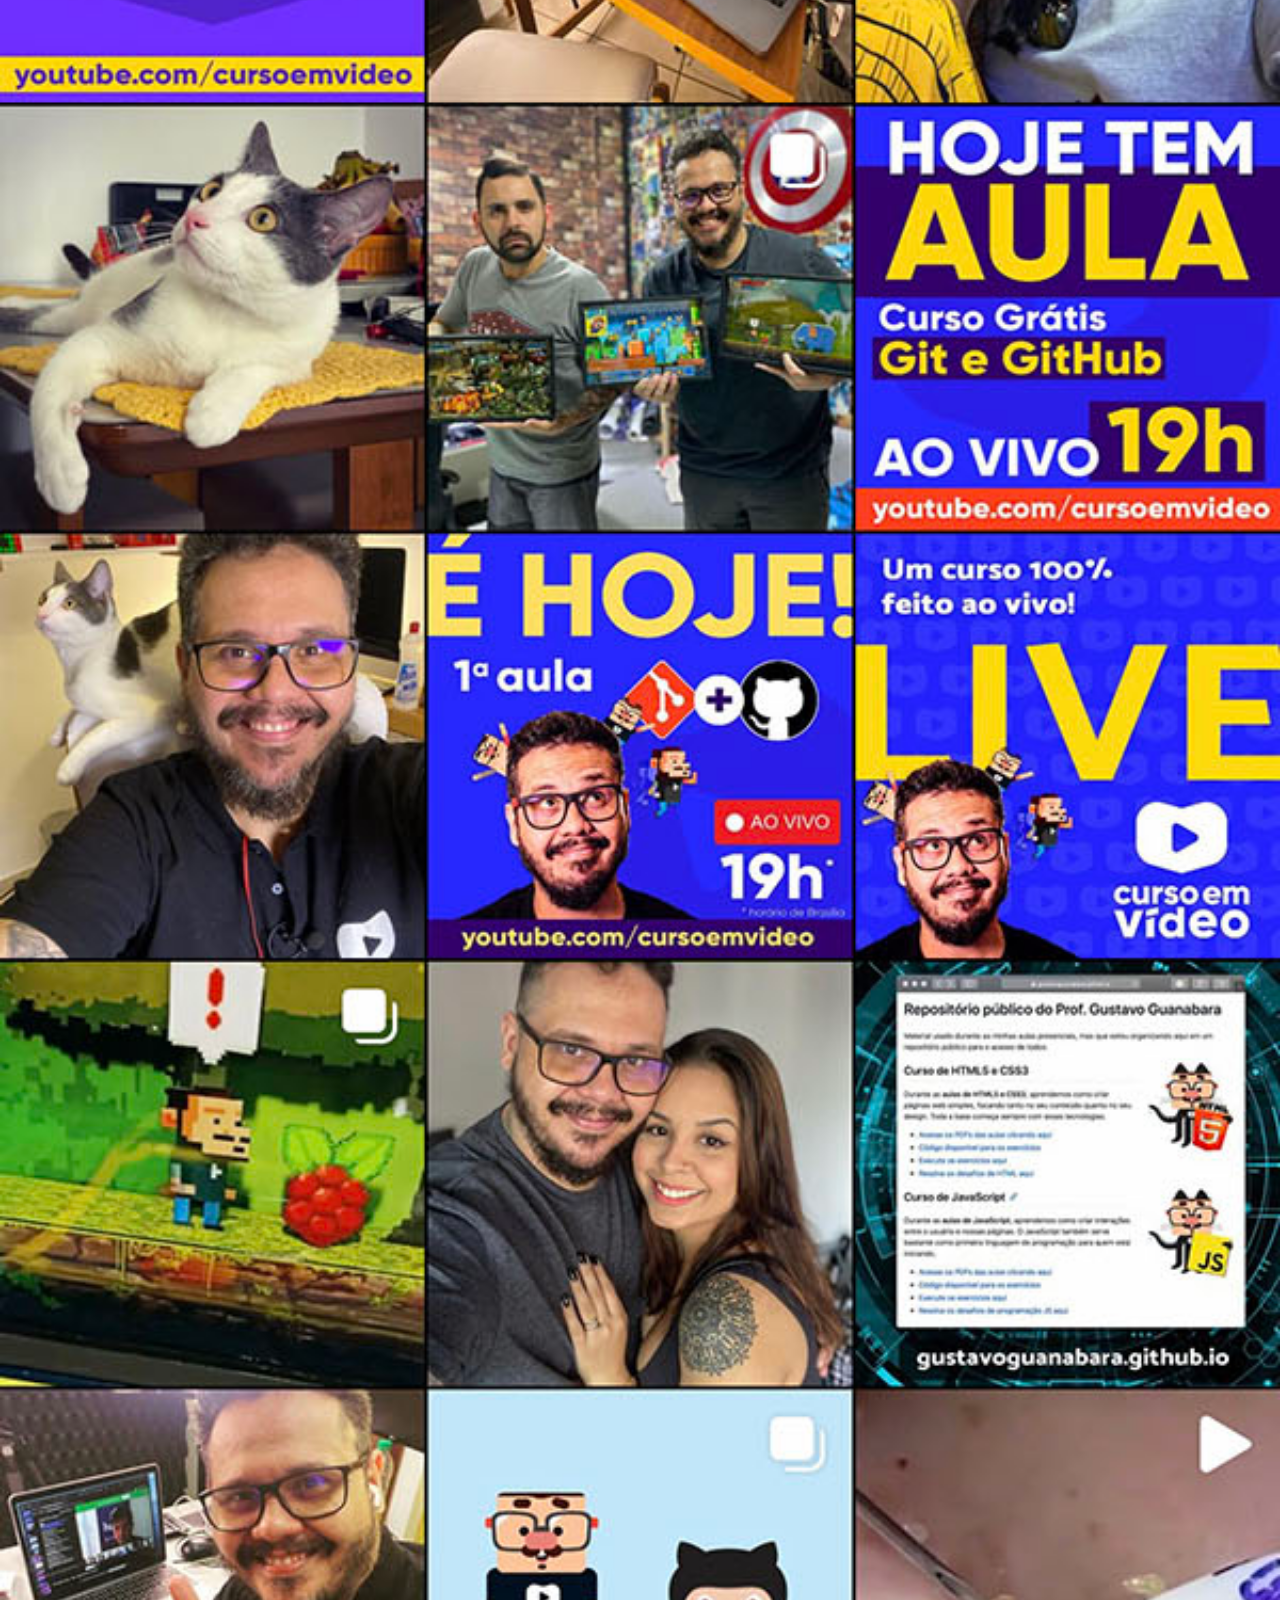
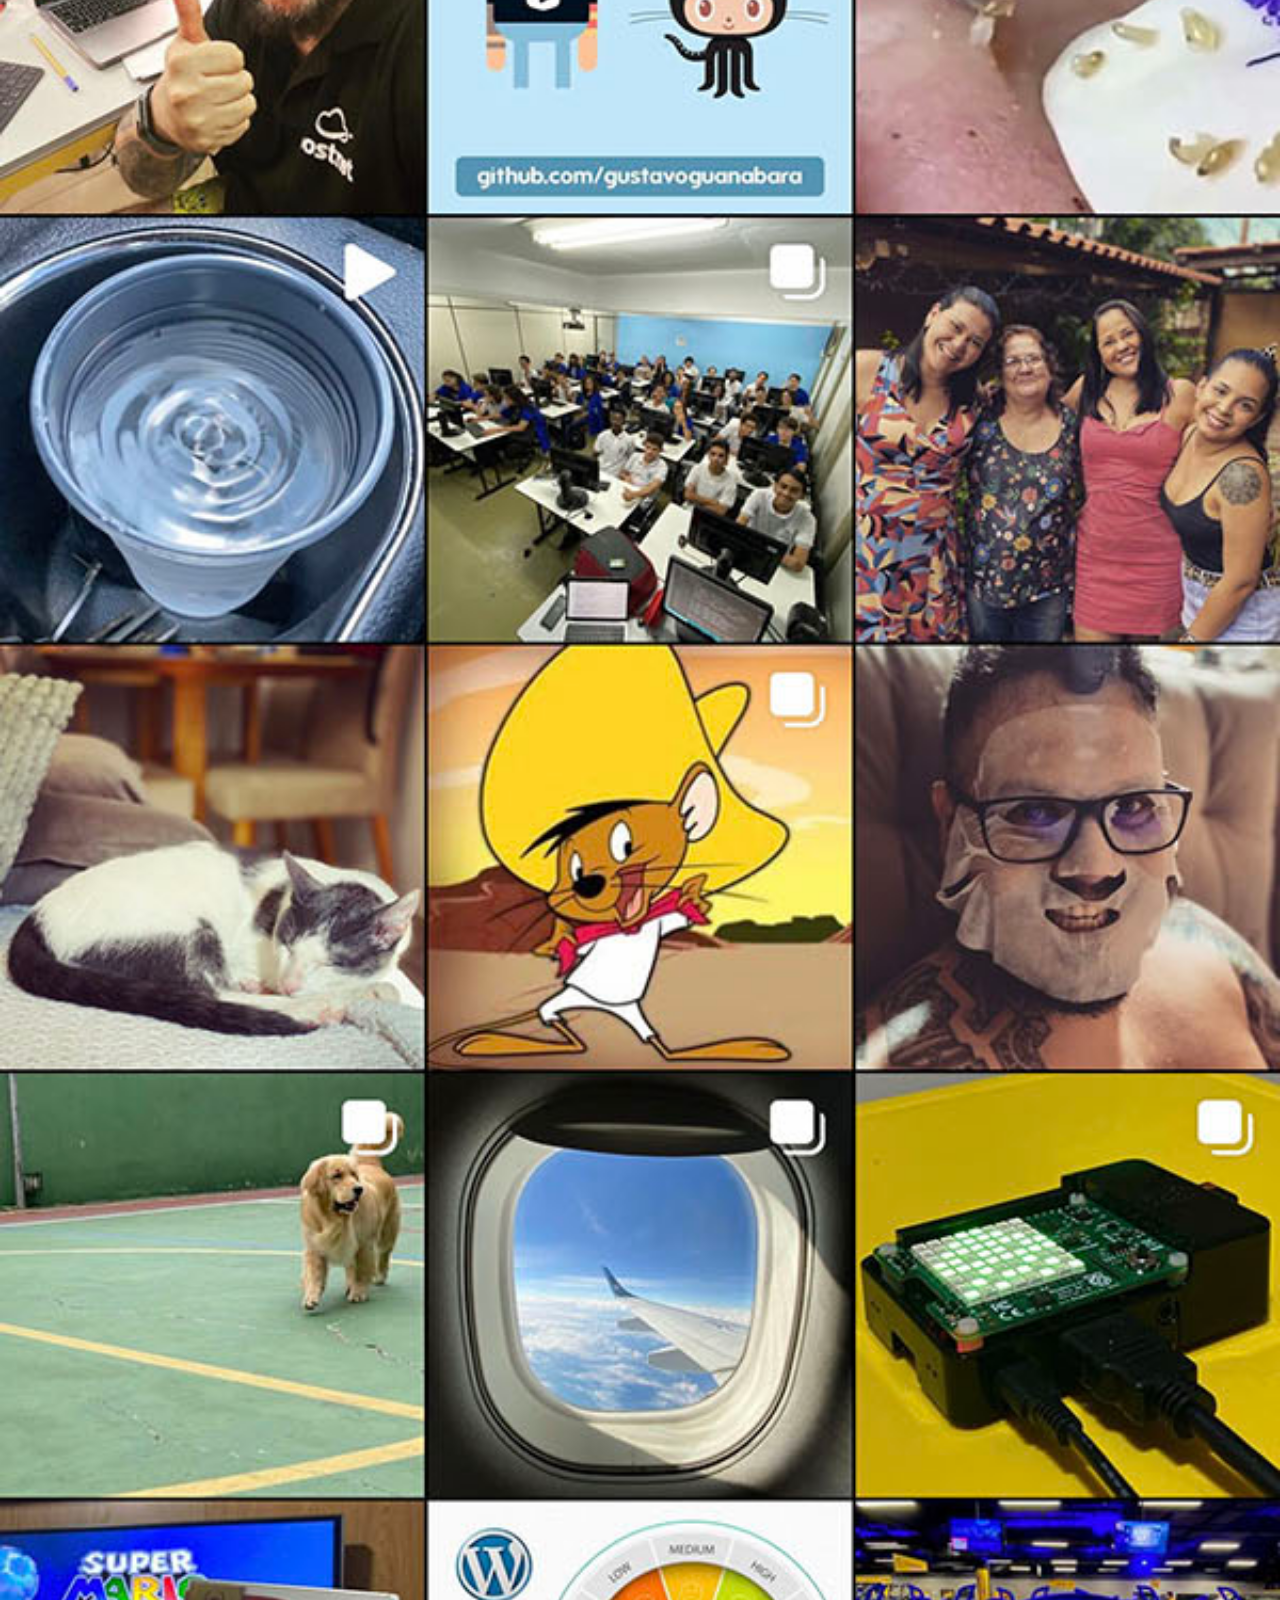
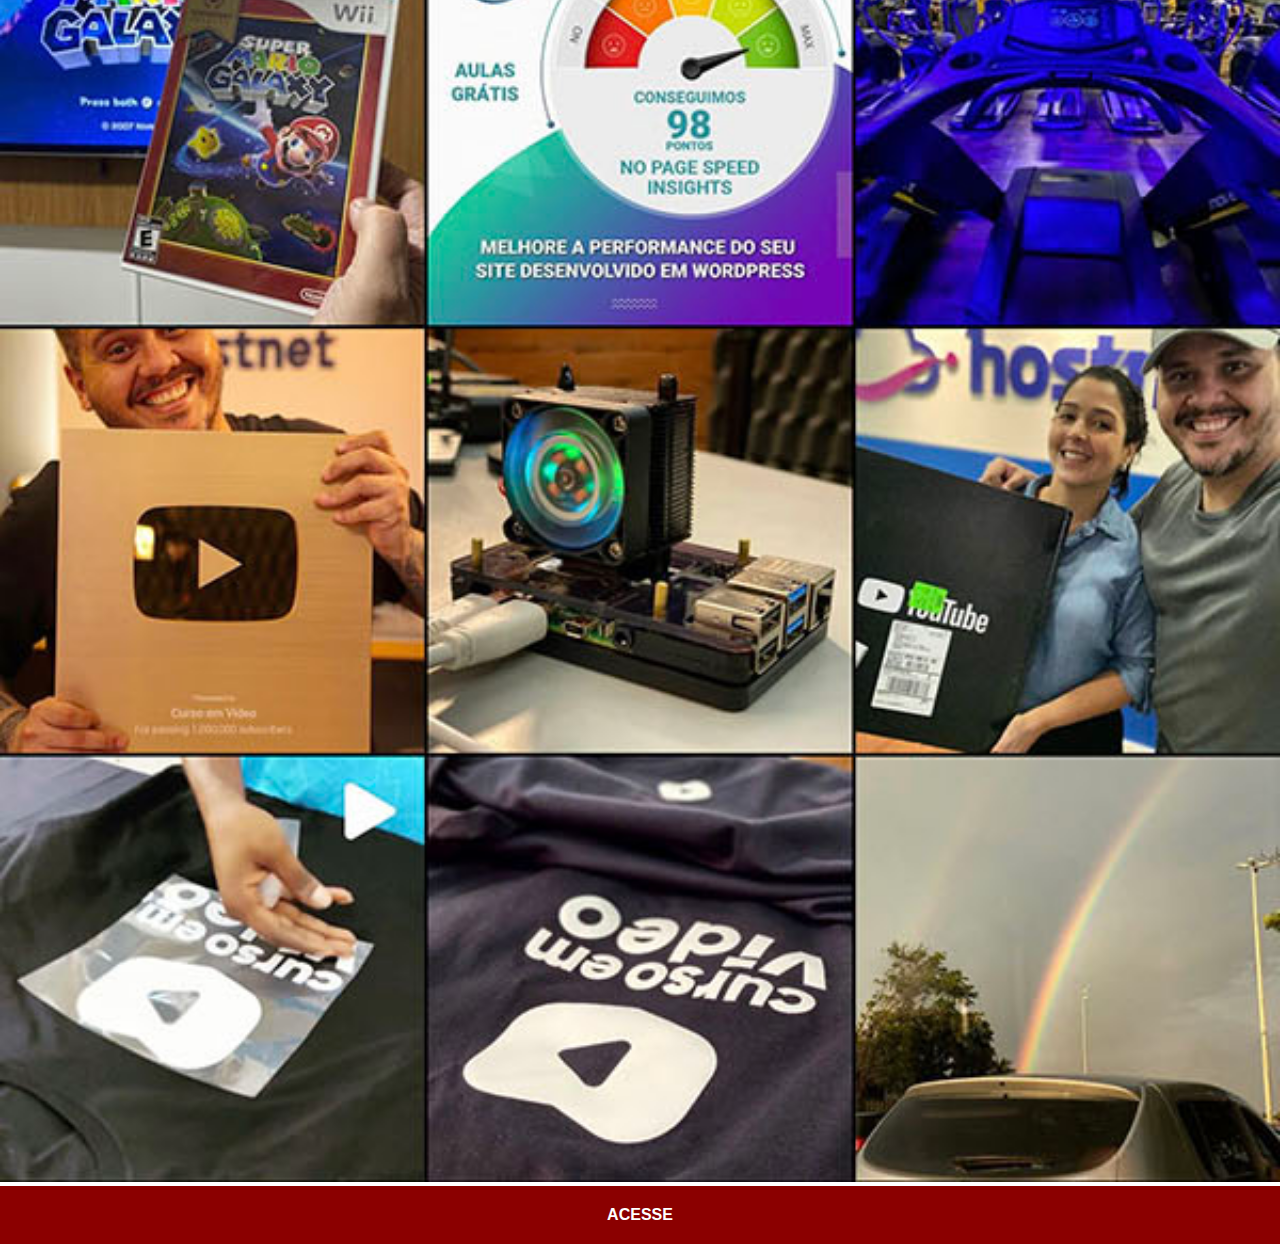
<file: instagram.html>
<!DOCTYPE html>
<html lang="pt-br">
<head>
    <meta charset="UTF-8">
    <meta name="viewport" content="width=device-width, initial-scale=1.0">
    <title>Instagram</title>
    <link rel="stylesheet" href="estilos/social.css">
</head>
<body>
    <img src="imagens/tela-instagram.jpg" alt="Instagram">
    <a href="https://www.instagram.com/gustavoguanabara/" target="_blank">ACESSE</a>
</body>
</html>
</file>
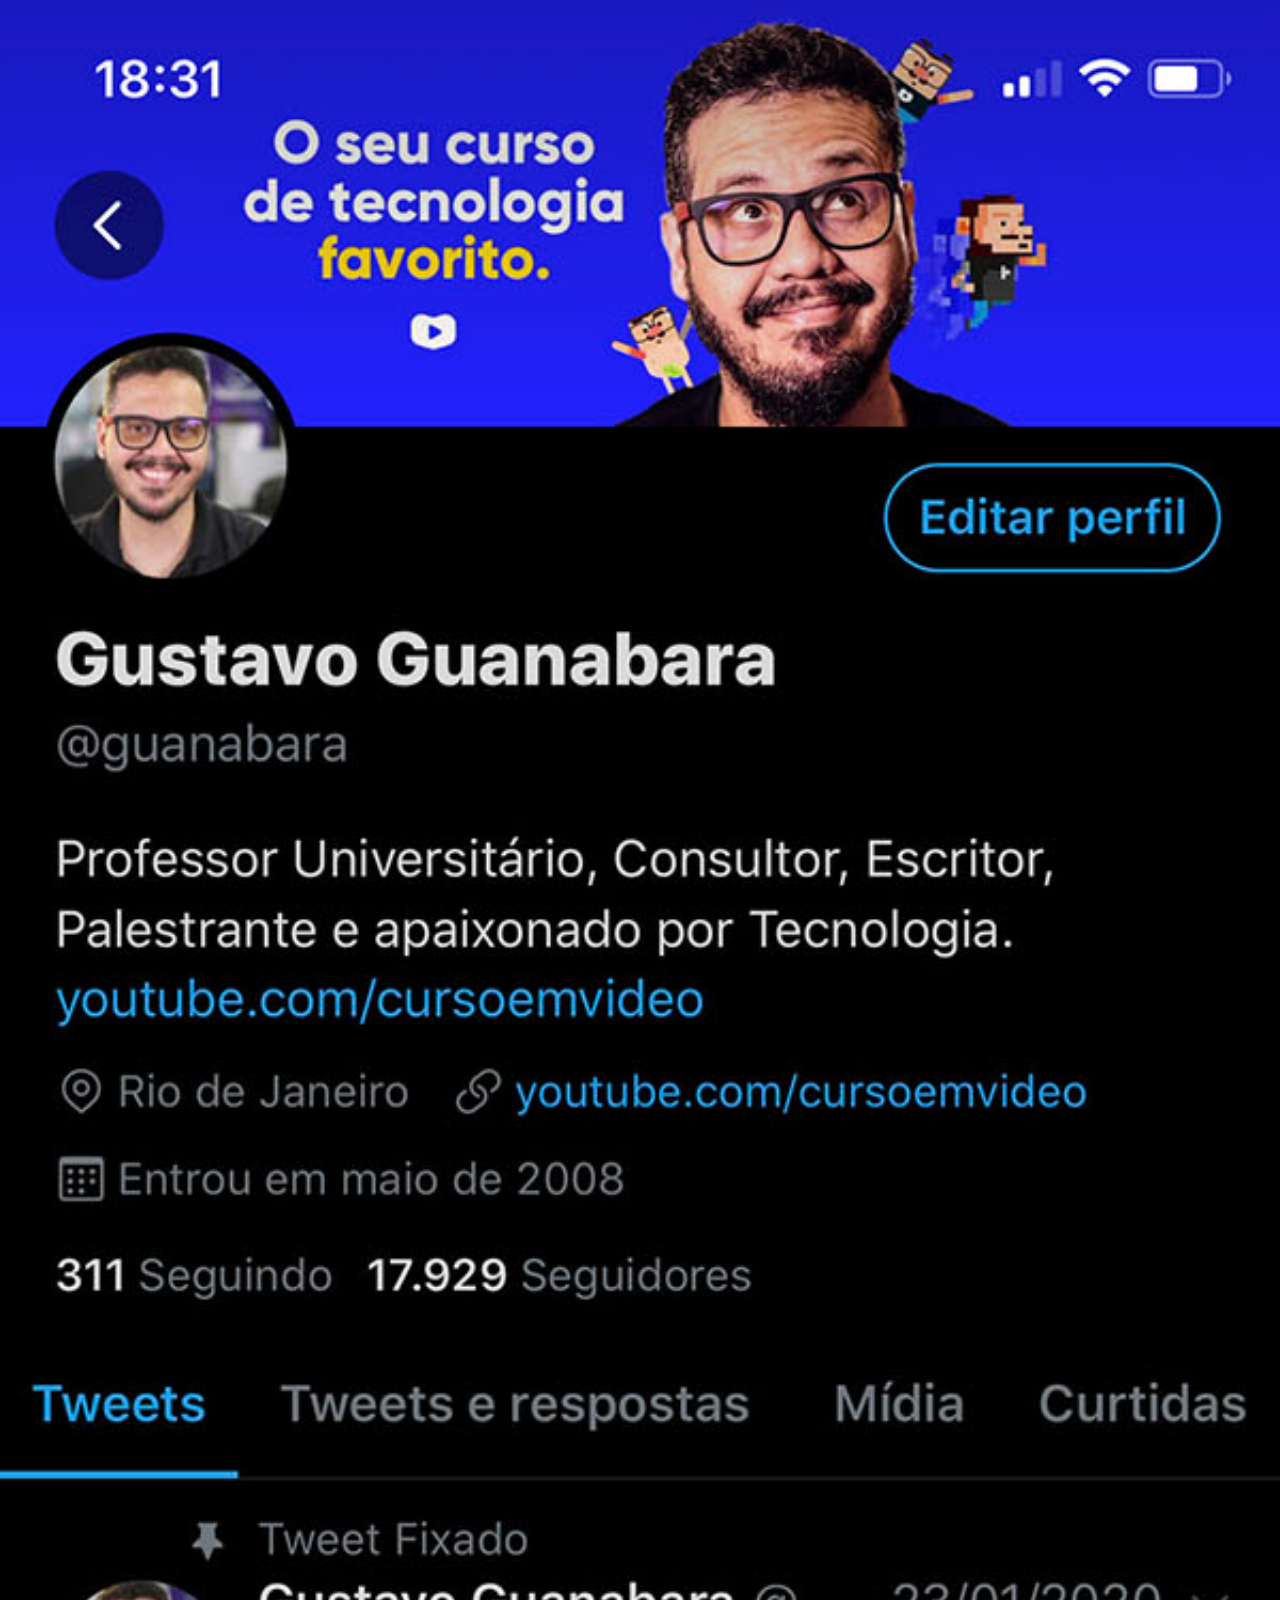
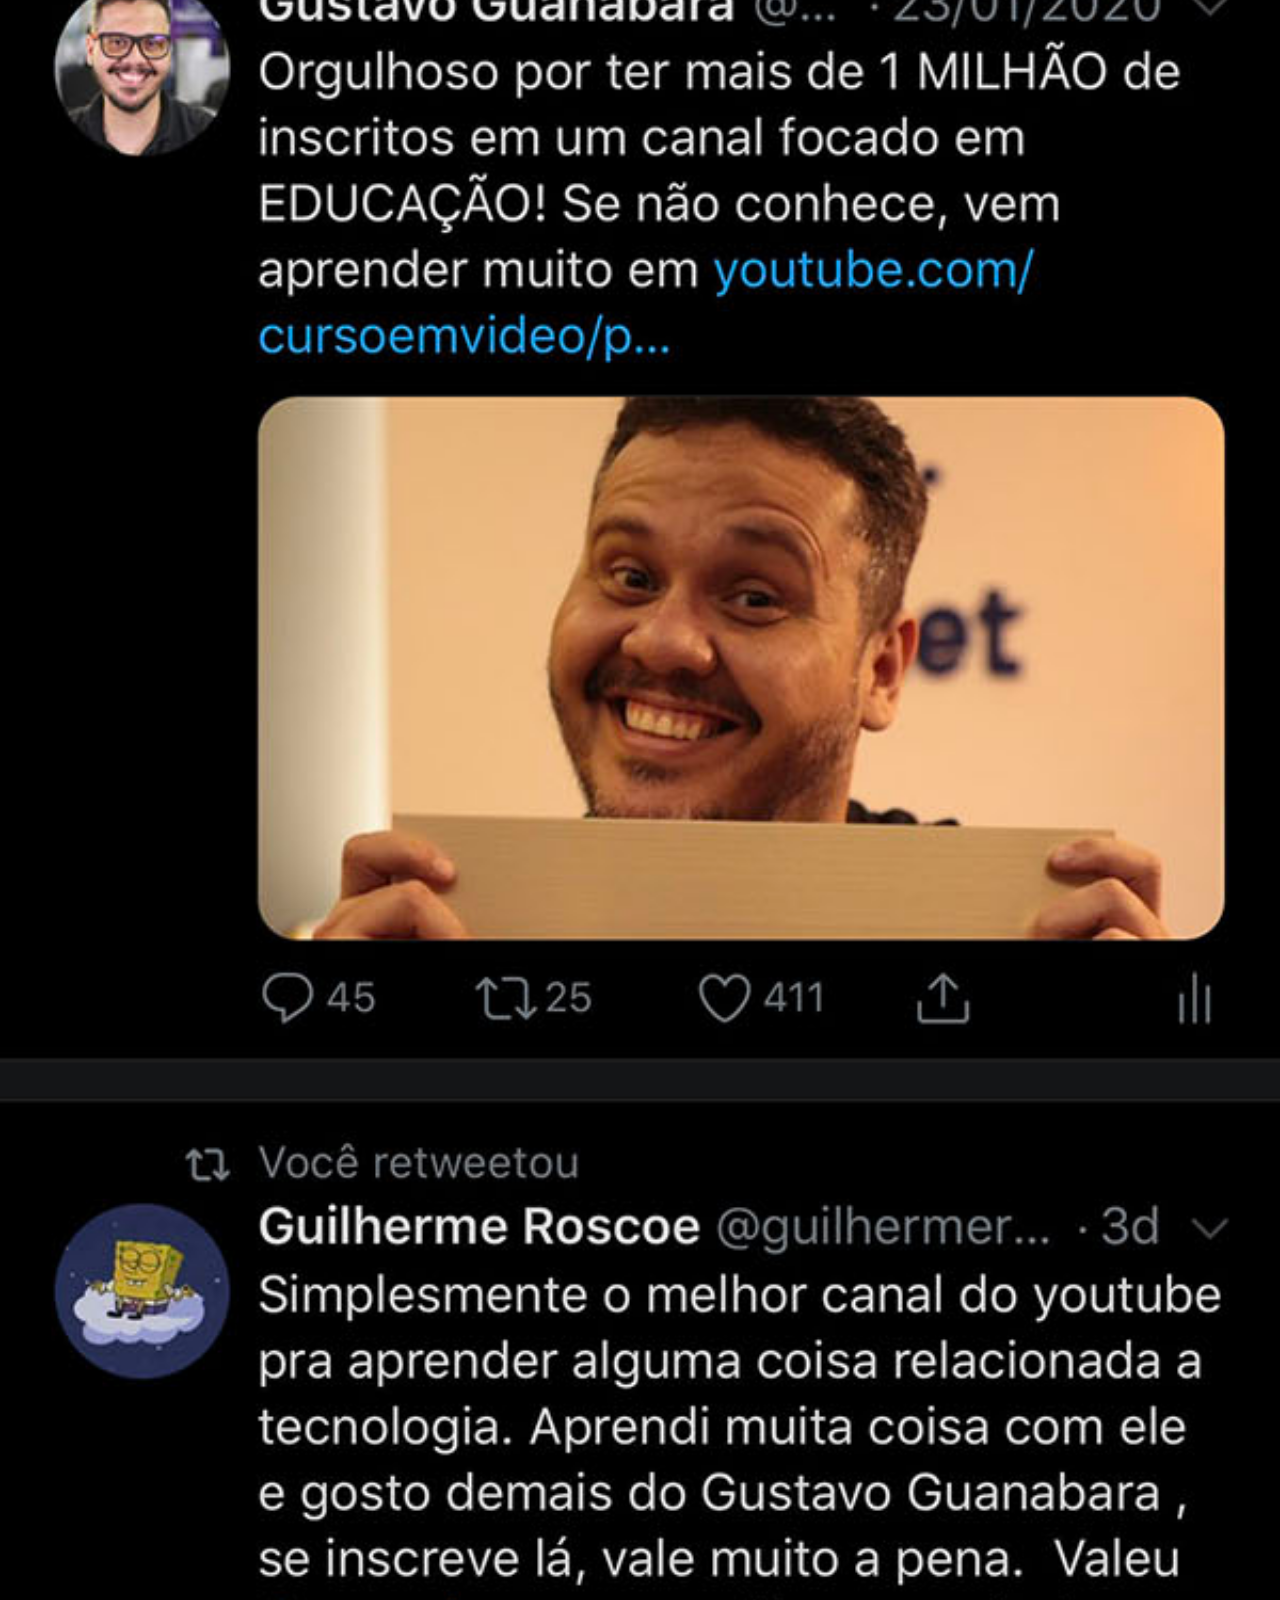
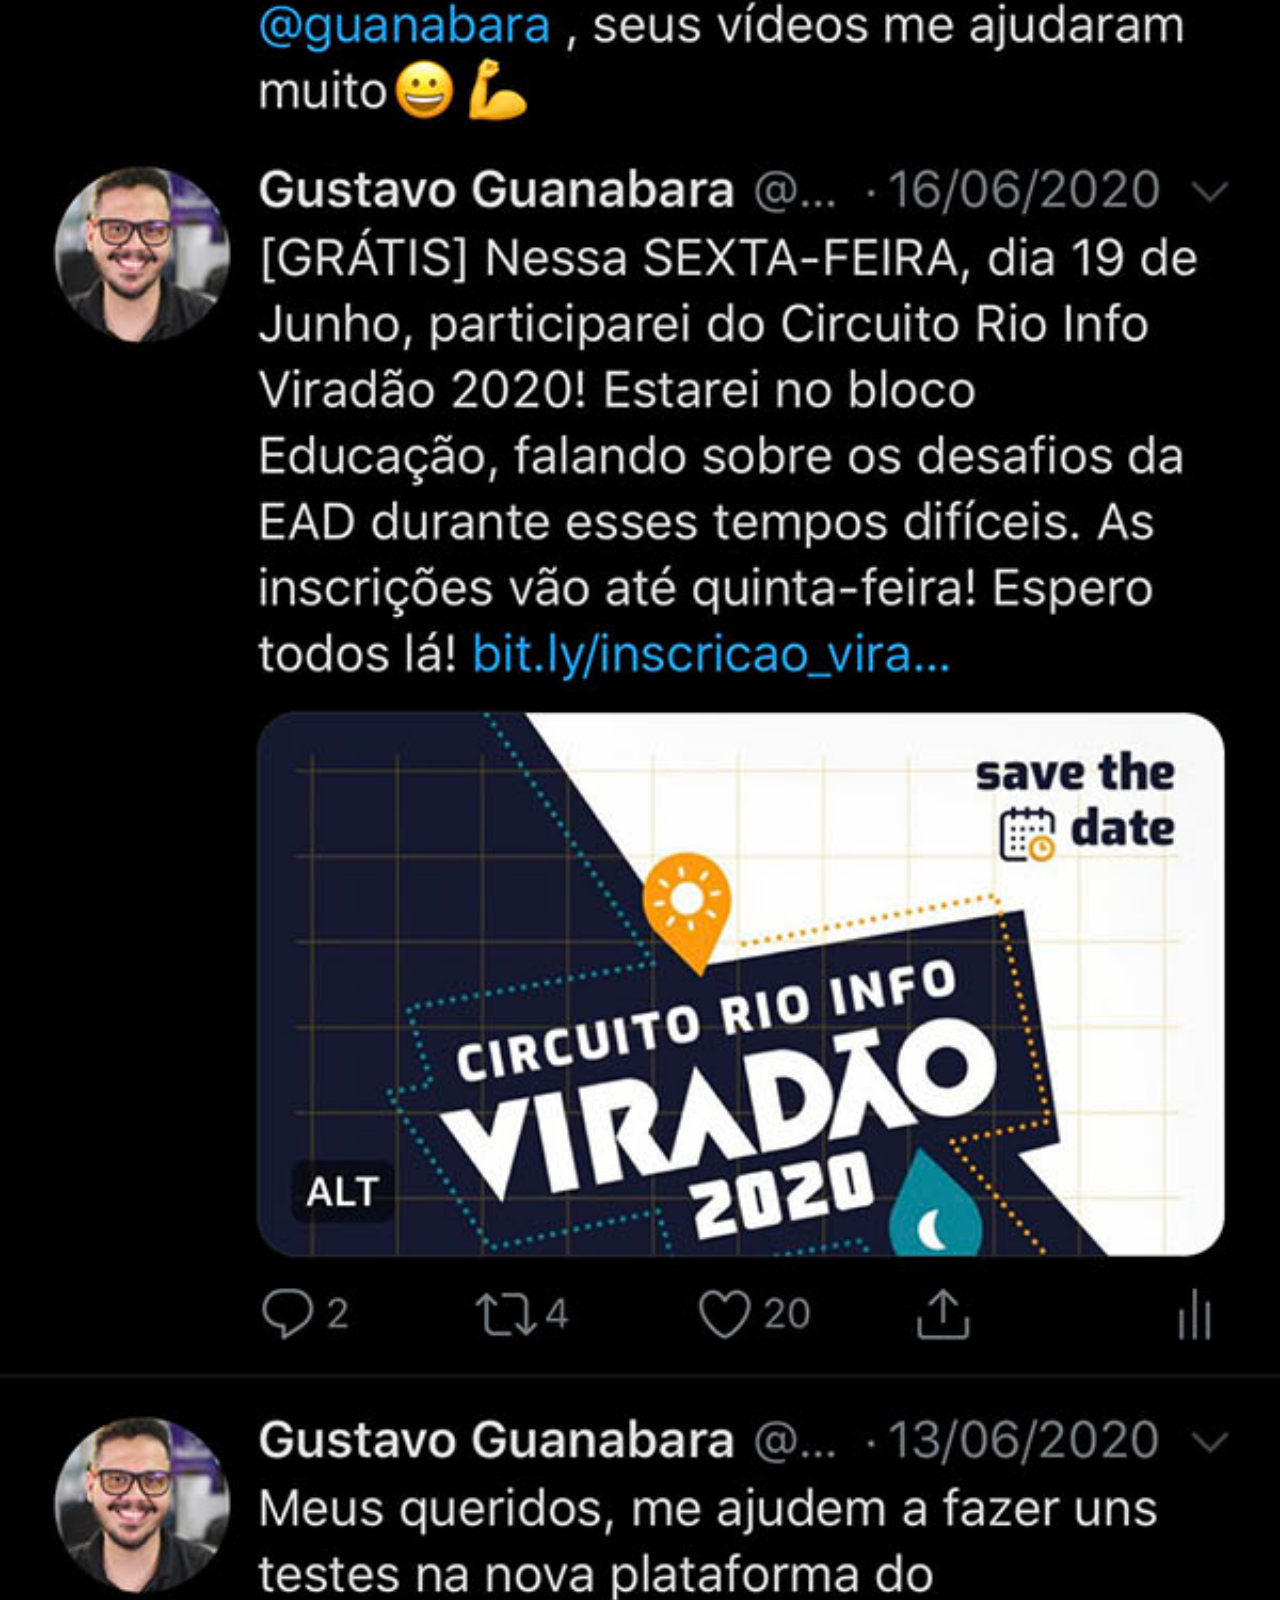
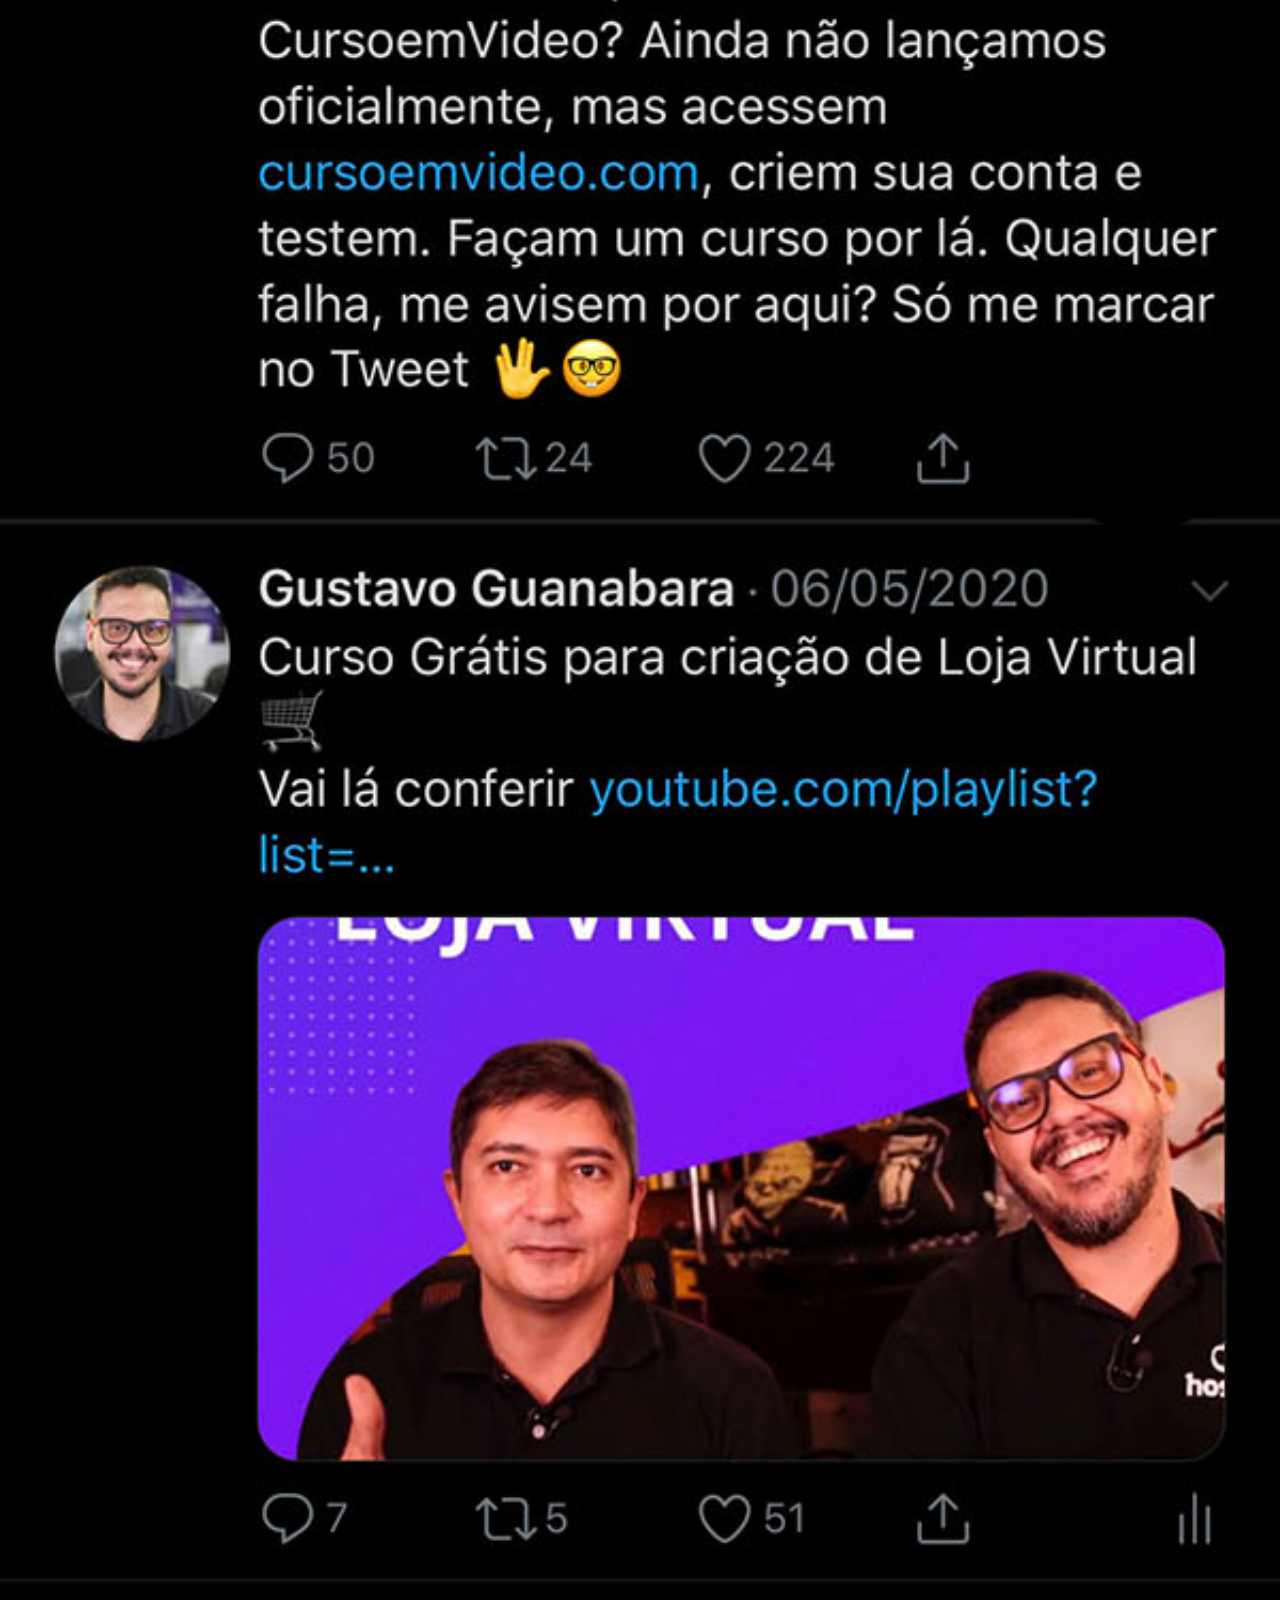
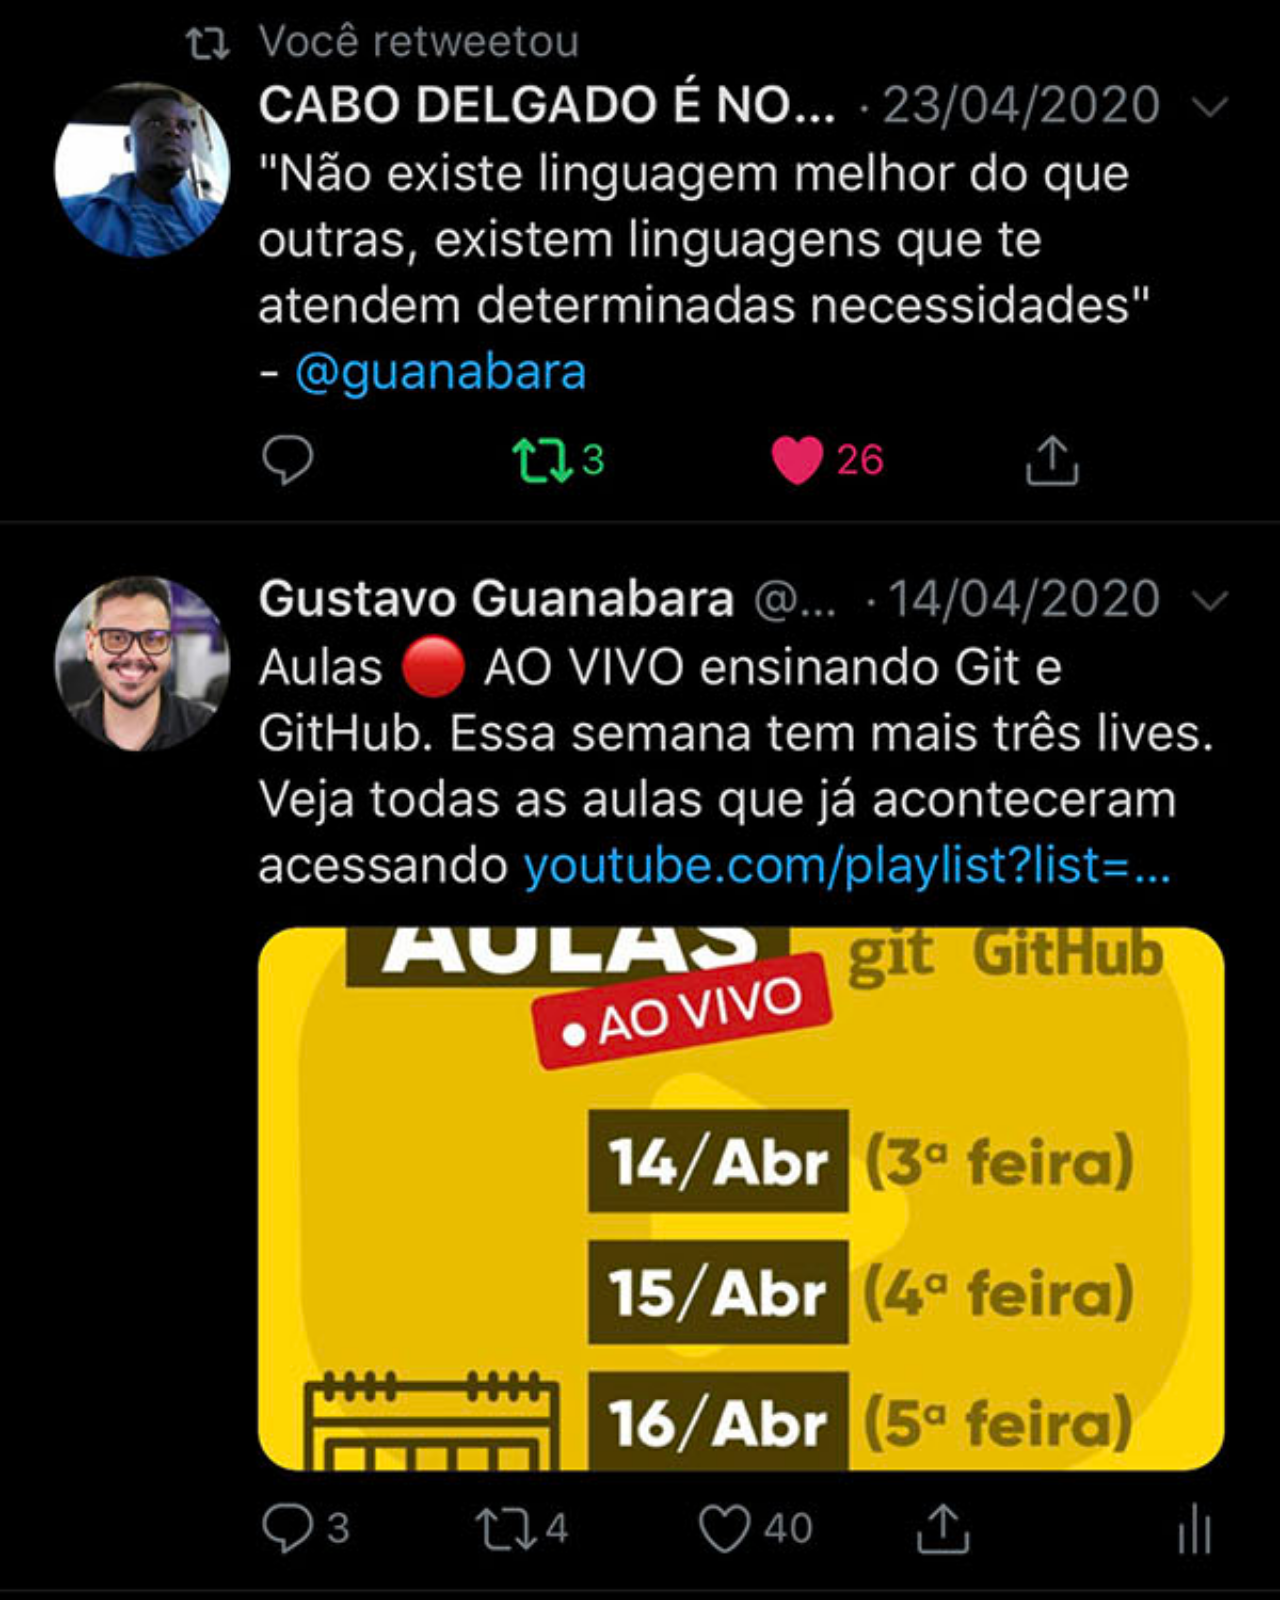
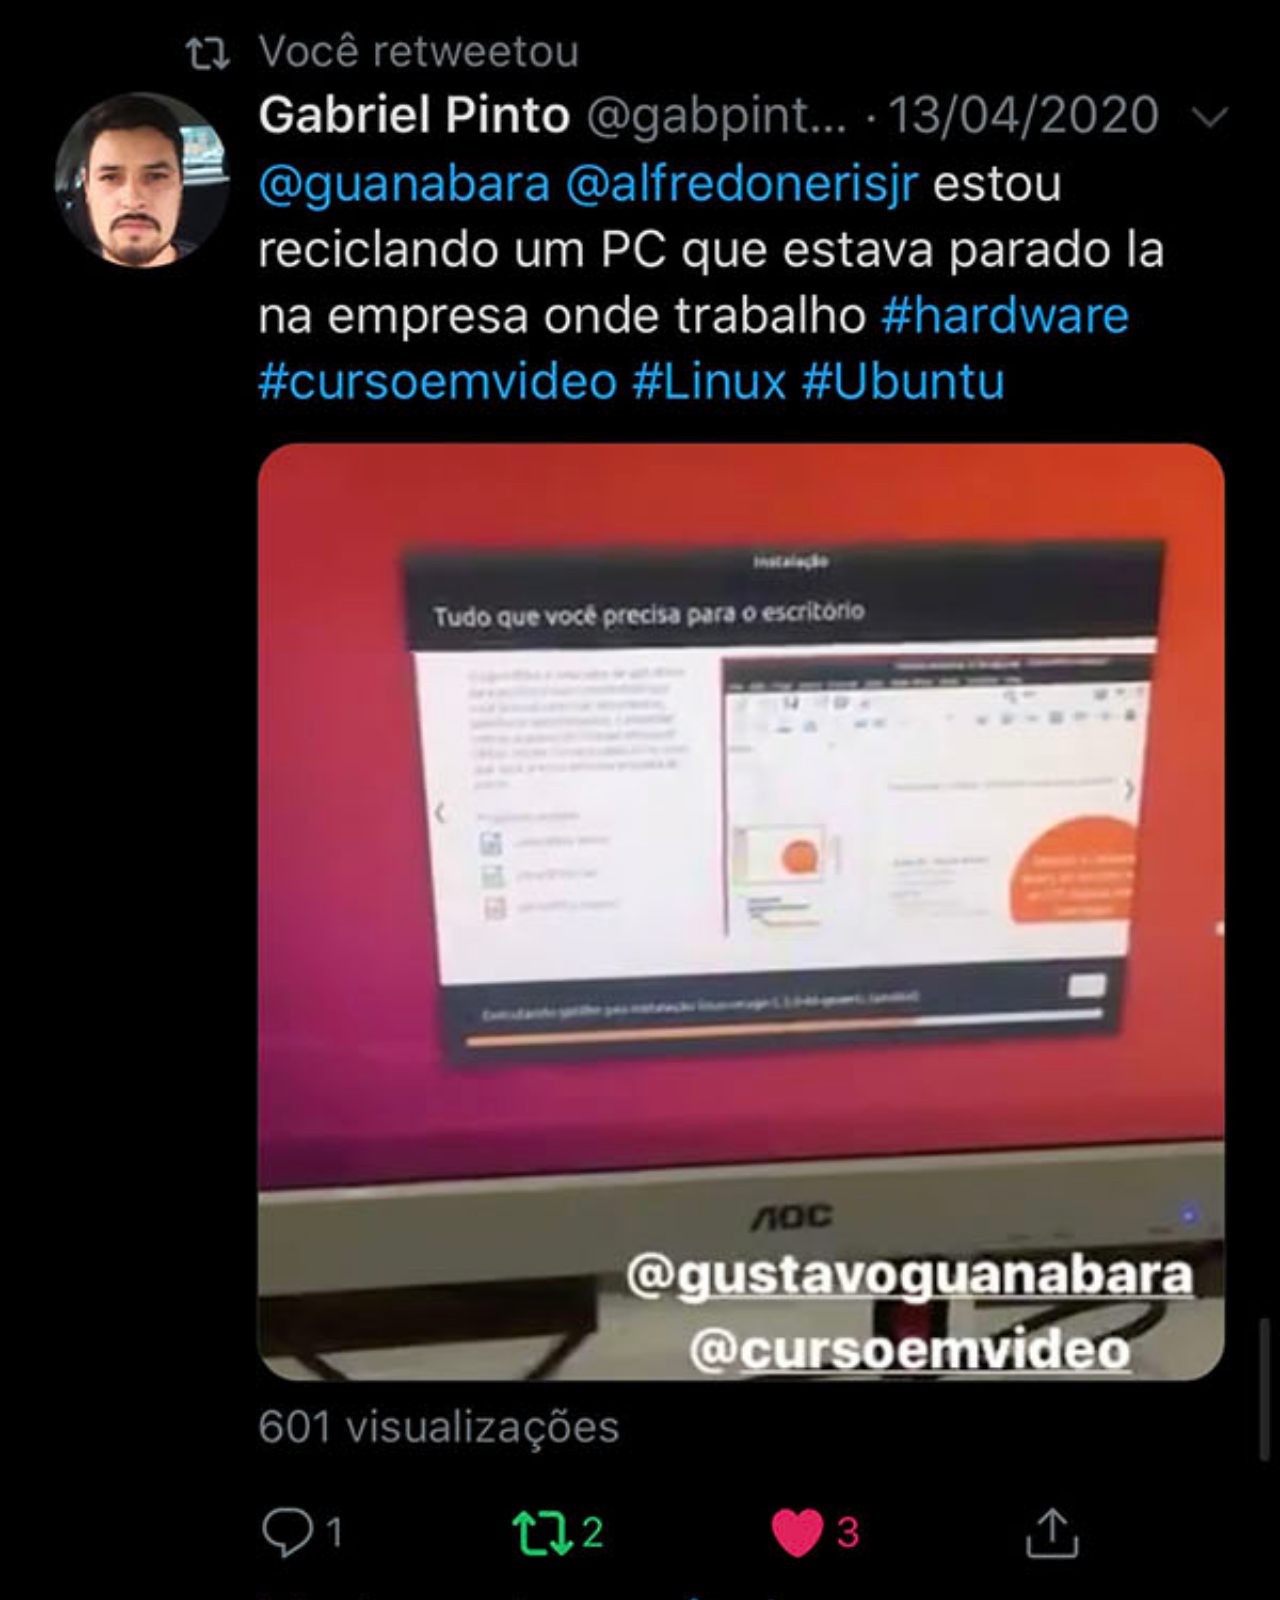
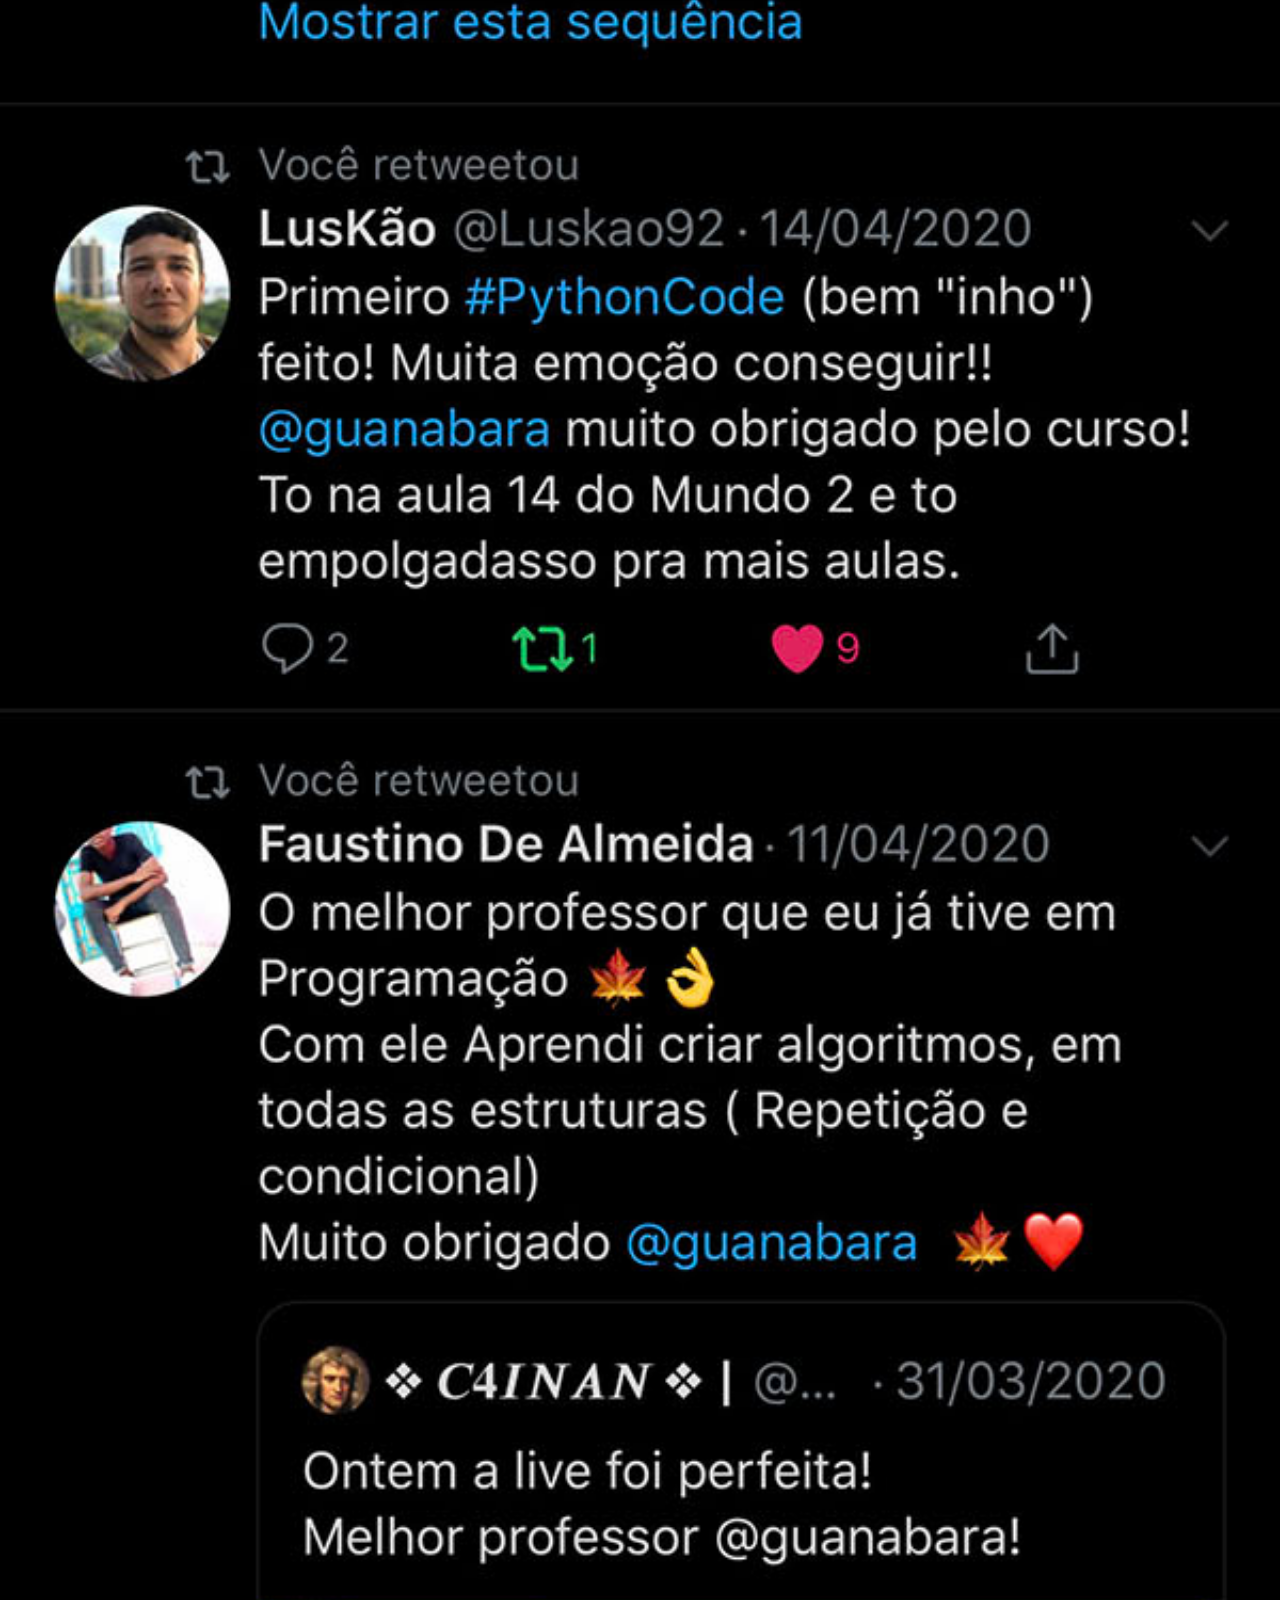
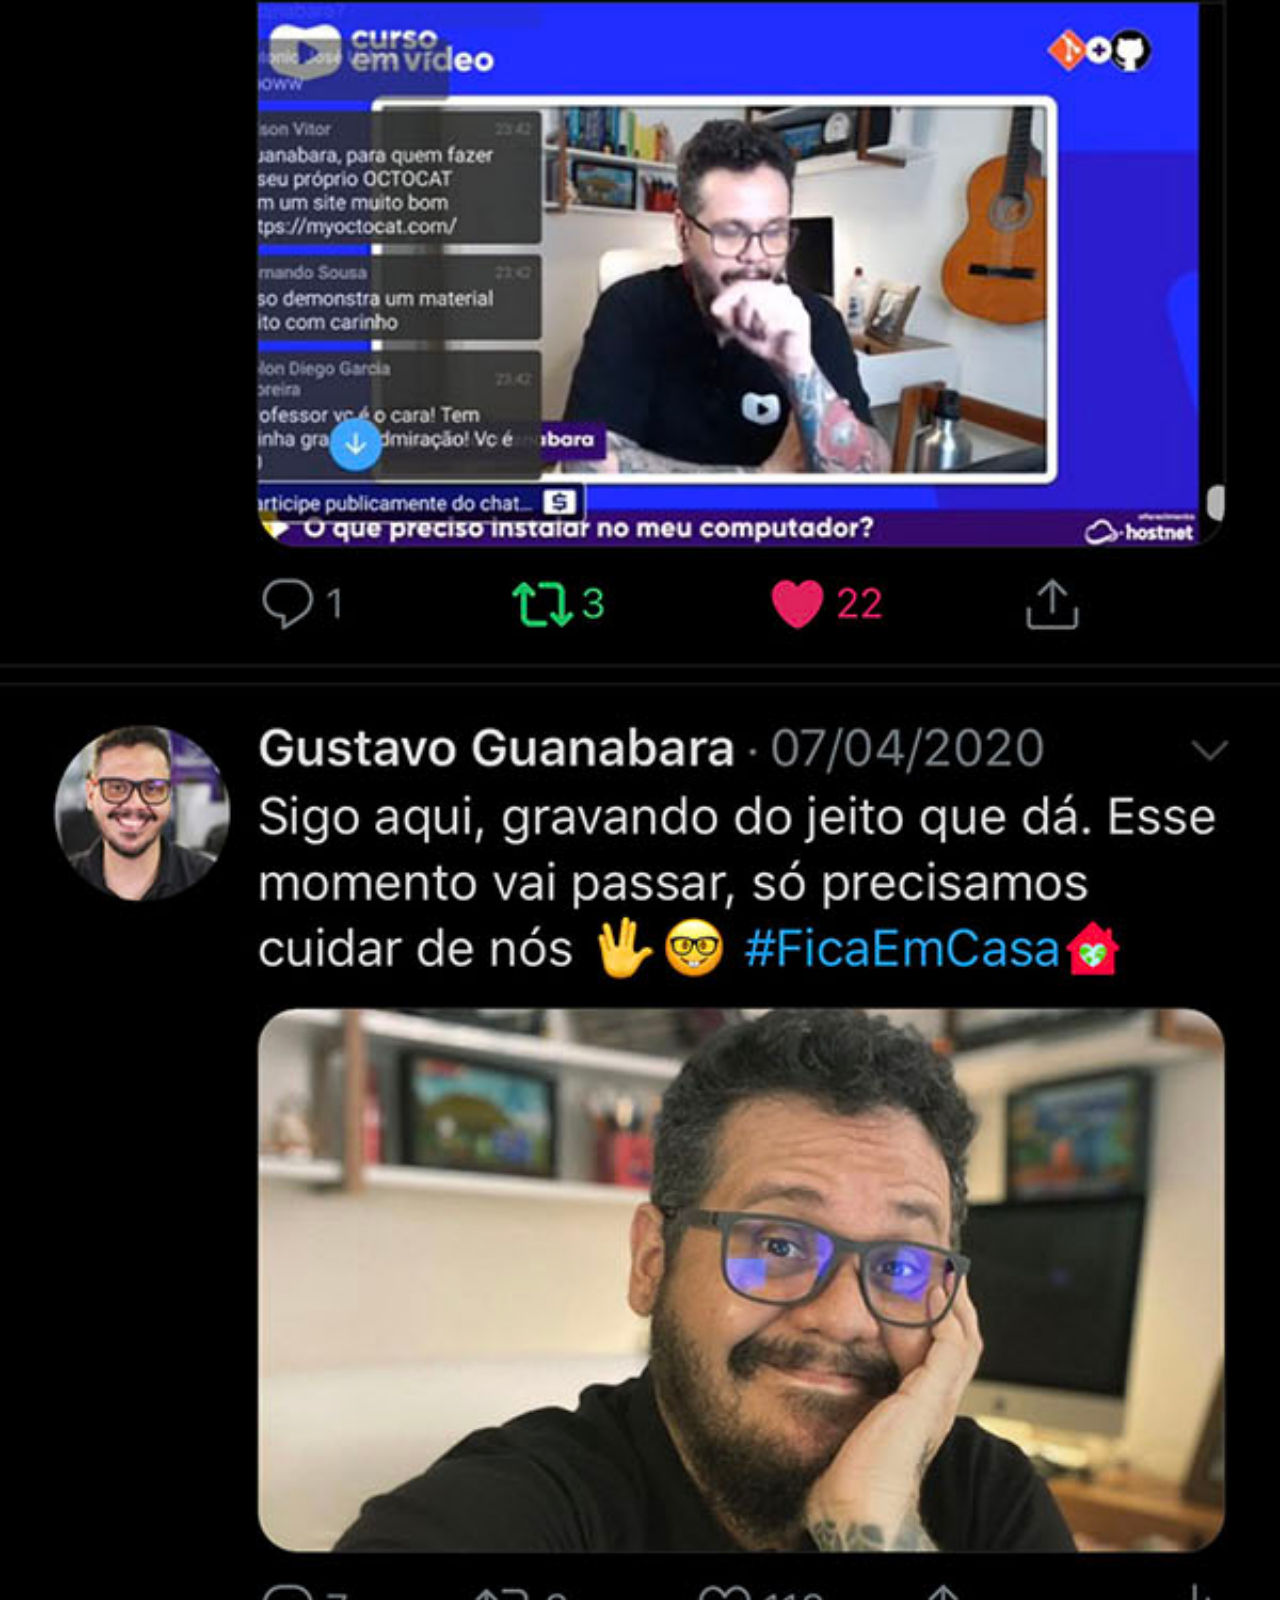
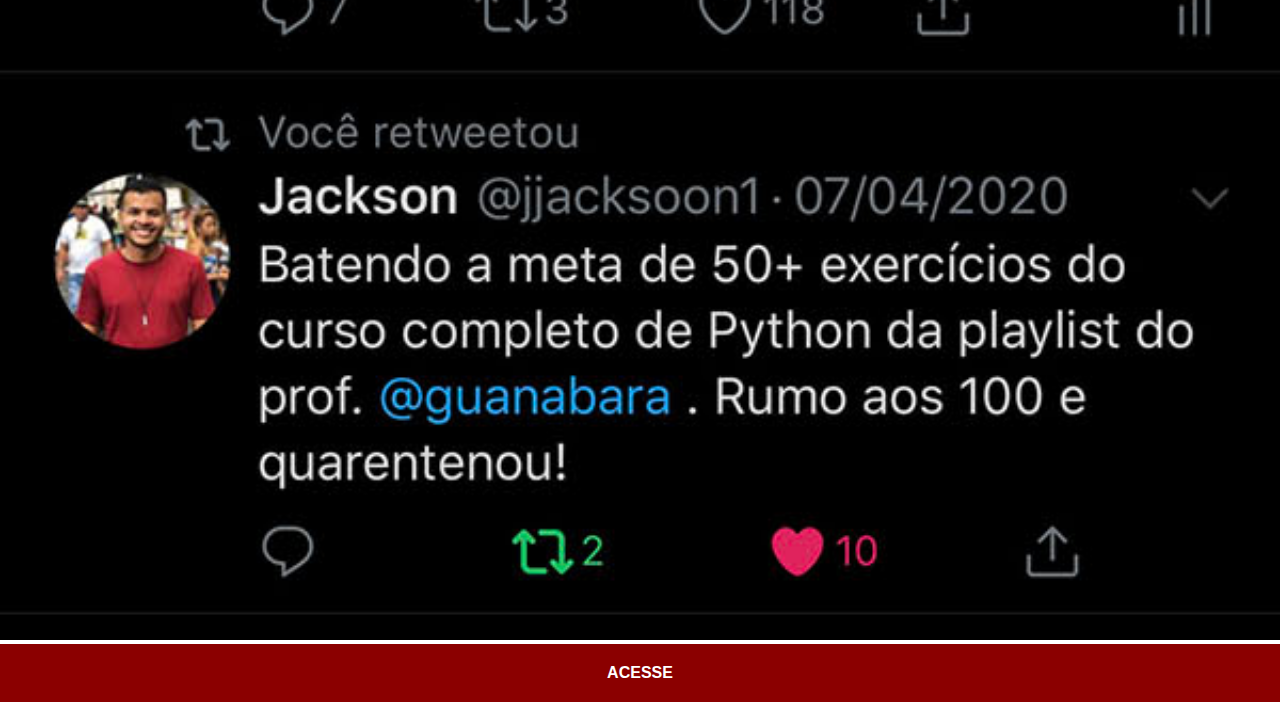
<file: twitter.html>
<!DOCTYPE html>
<html lang="pt-br">
<head>
    <meta charset="UTF-8">
    <meta name="viewport" content="width=device-width, initial-scale=1.0">
    <title>Twitter</title>
    <link rel="stylesheet" href="estilos/social.css">
</head>
<body>
    <img src="imagens/tela-twitter.jpg" alt="Twitter">
    <a href="https://twitter.com/guanabara/" target="_blank">ACESSE</a>
</body>
</html>
</file>
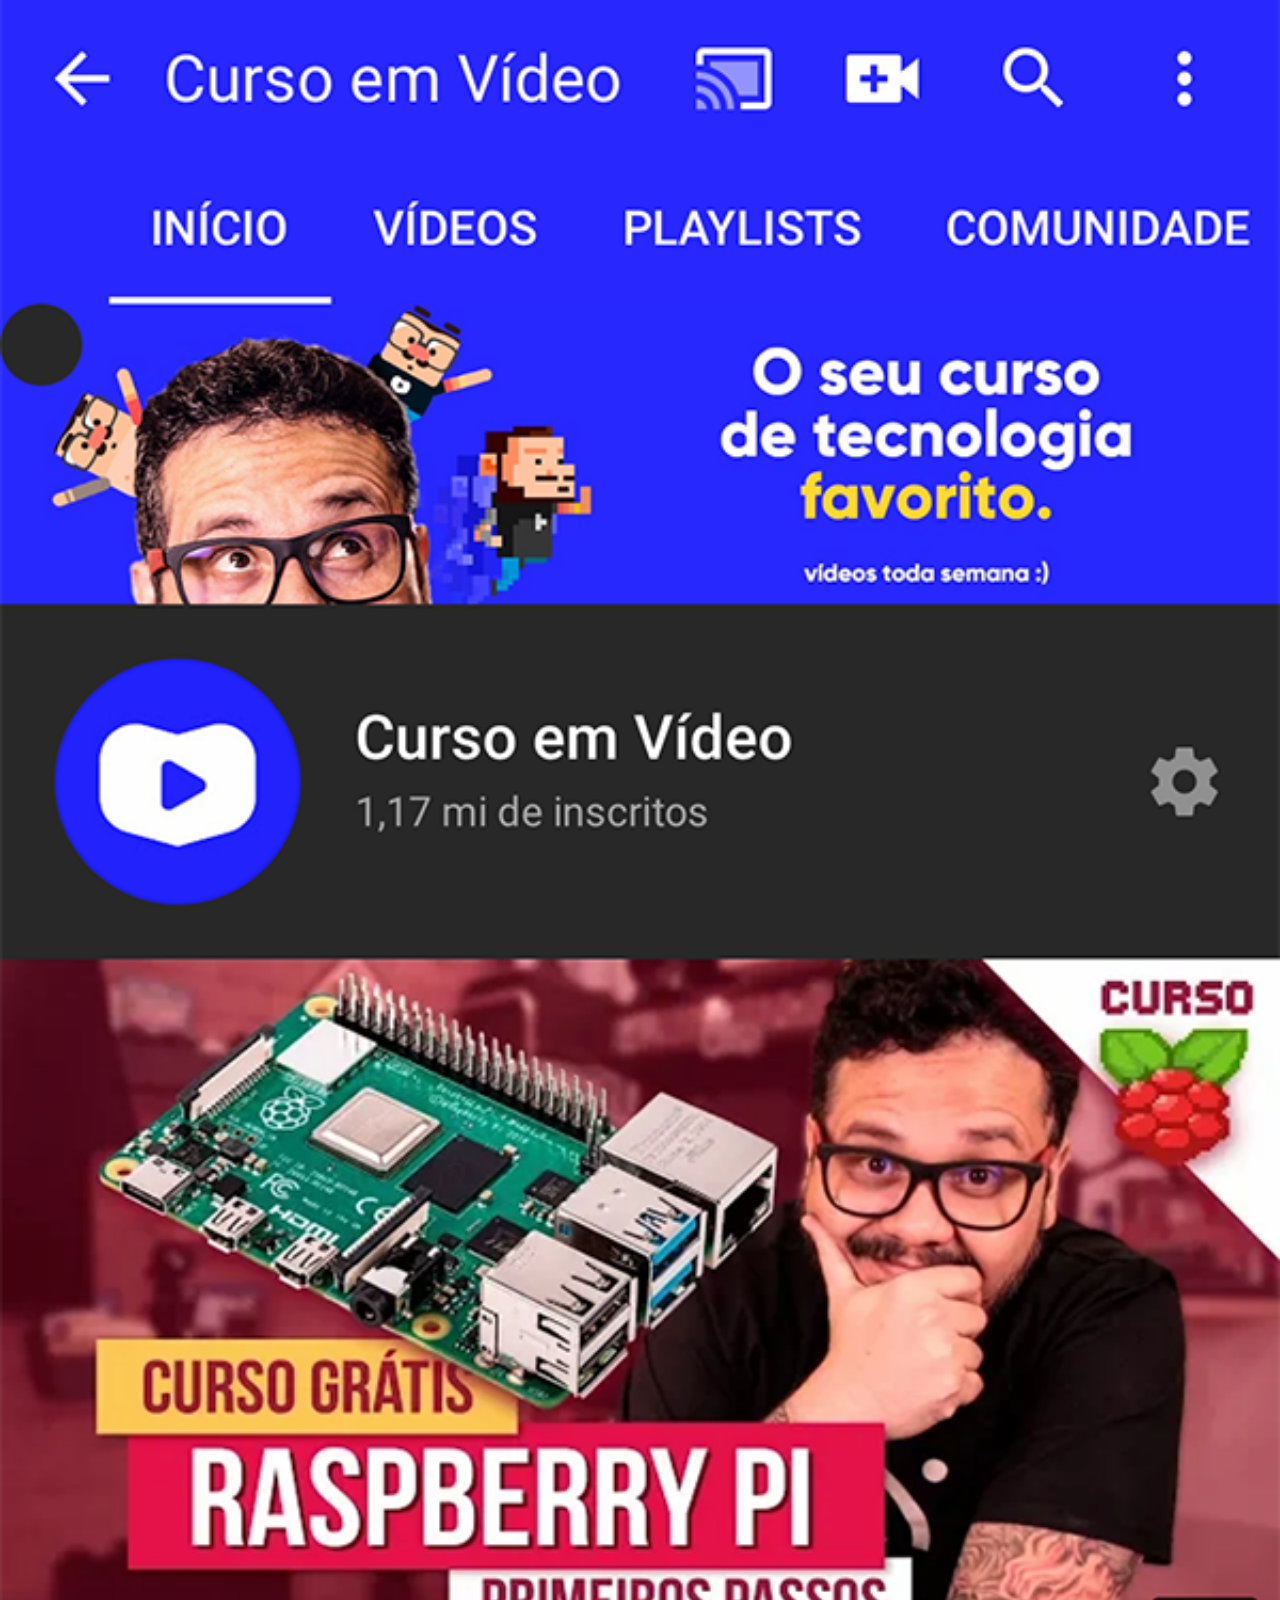
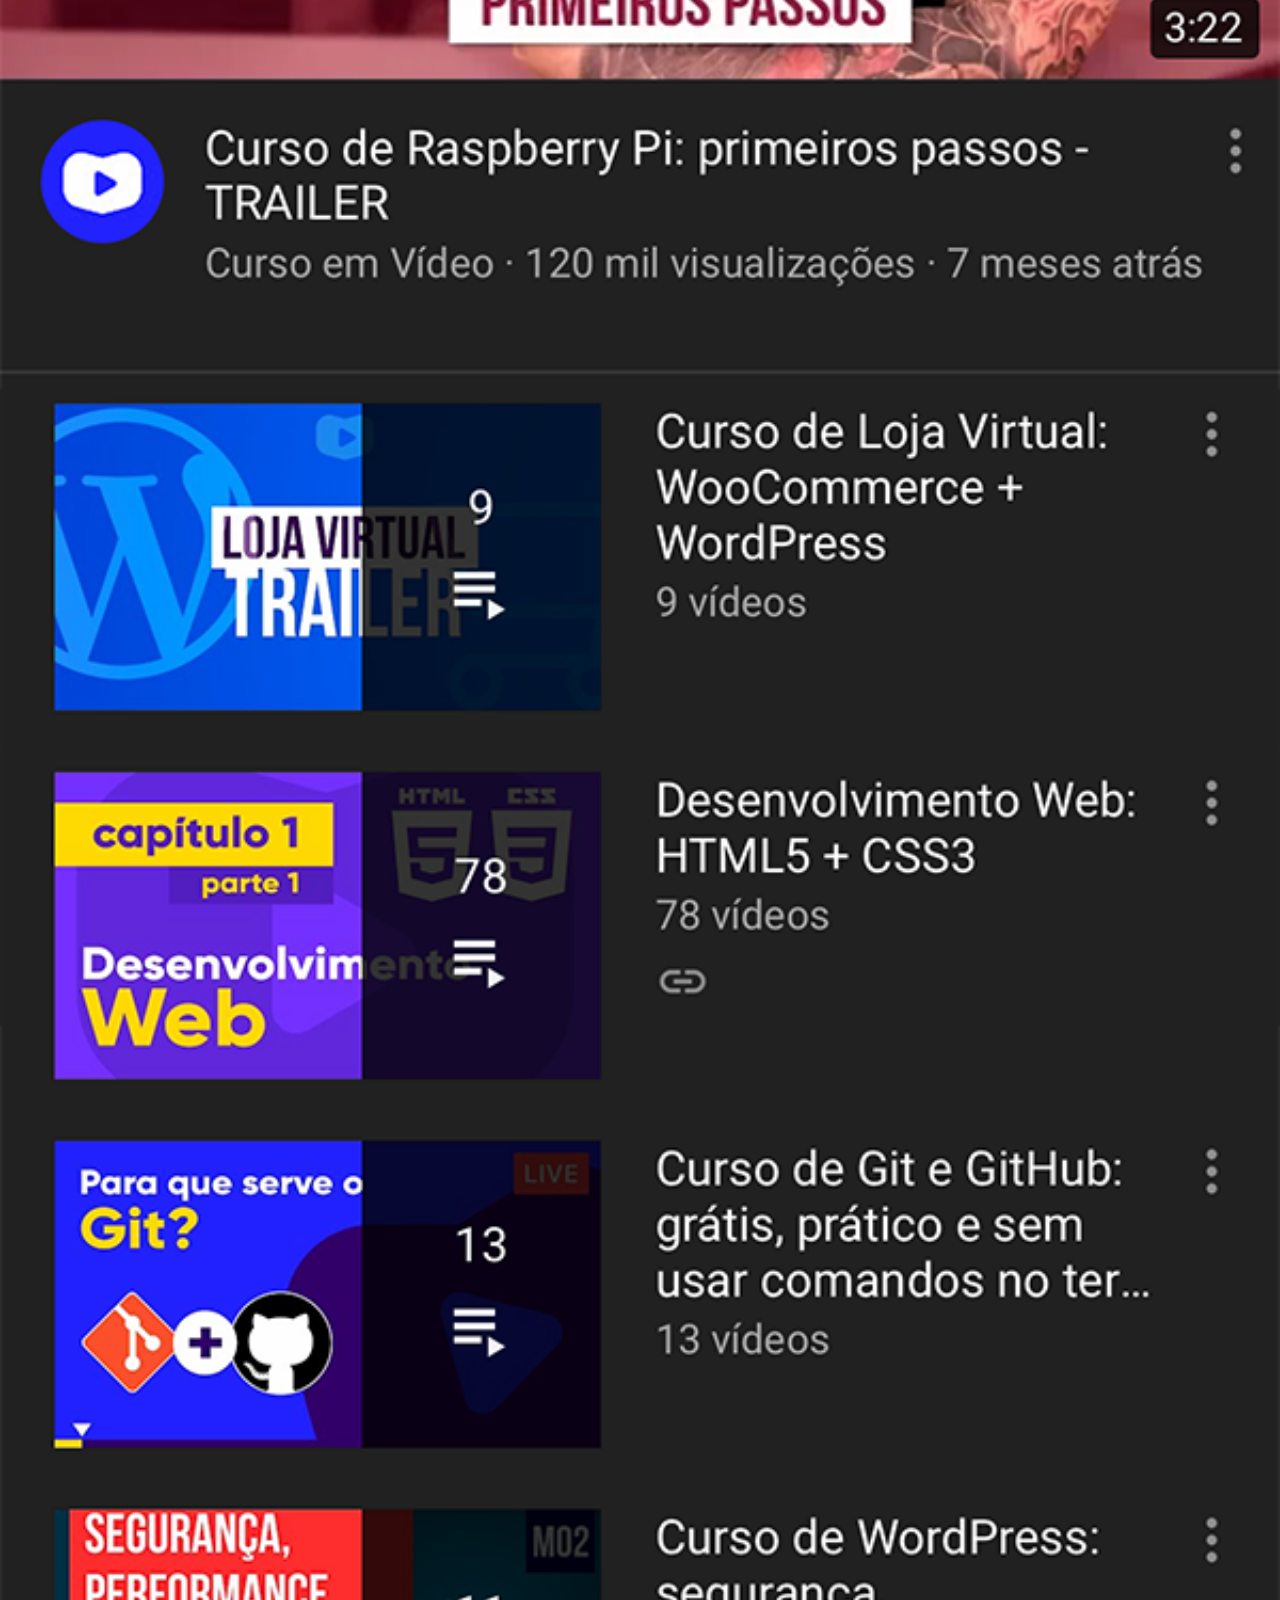
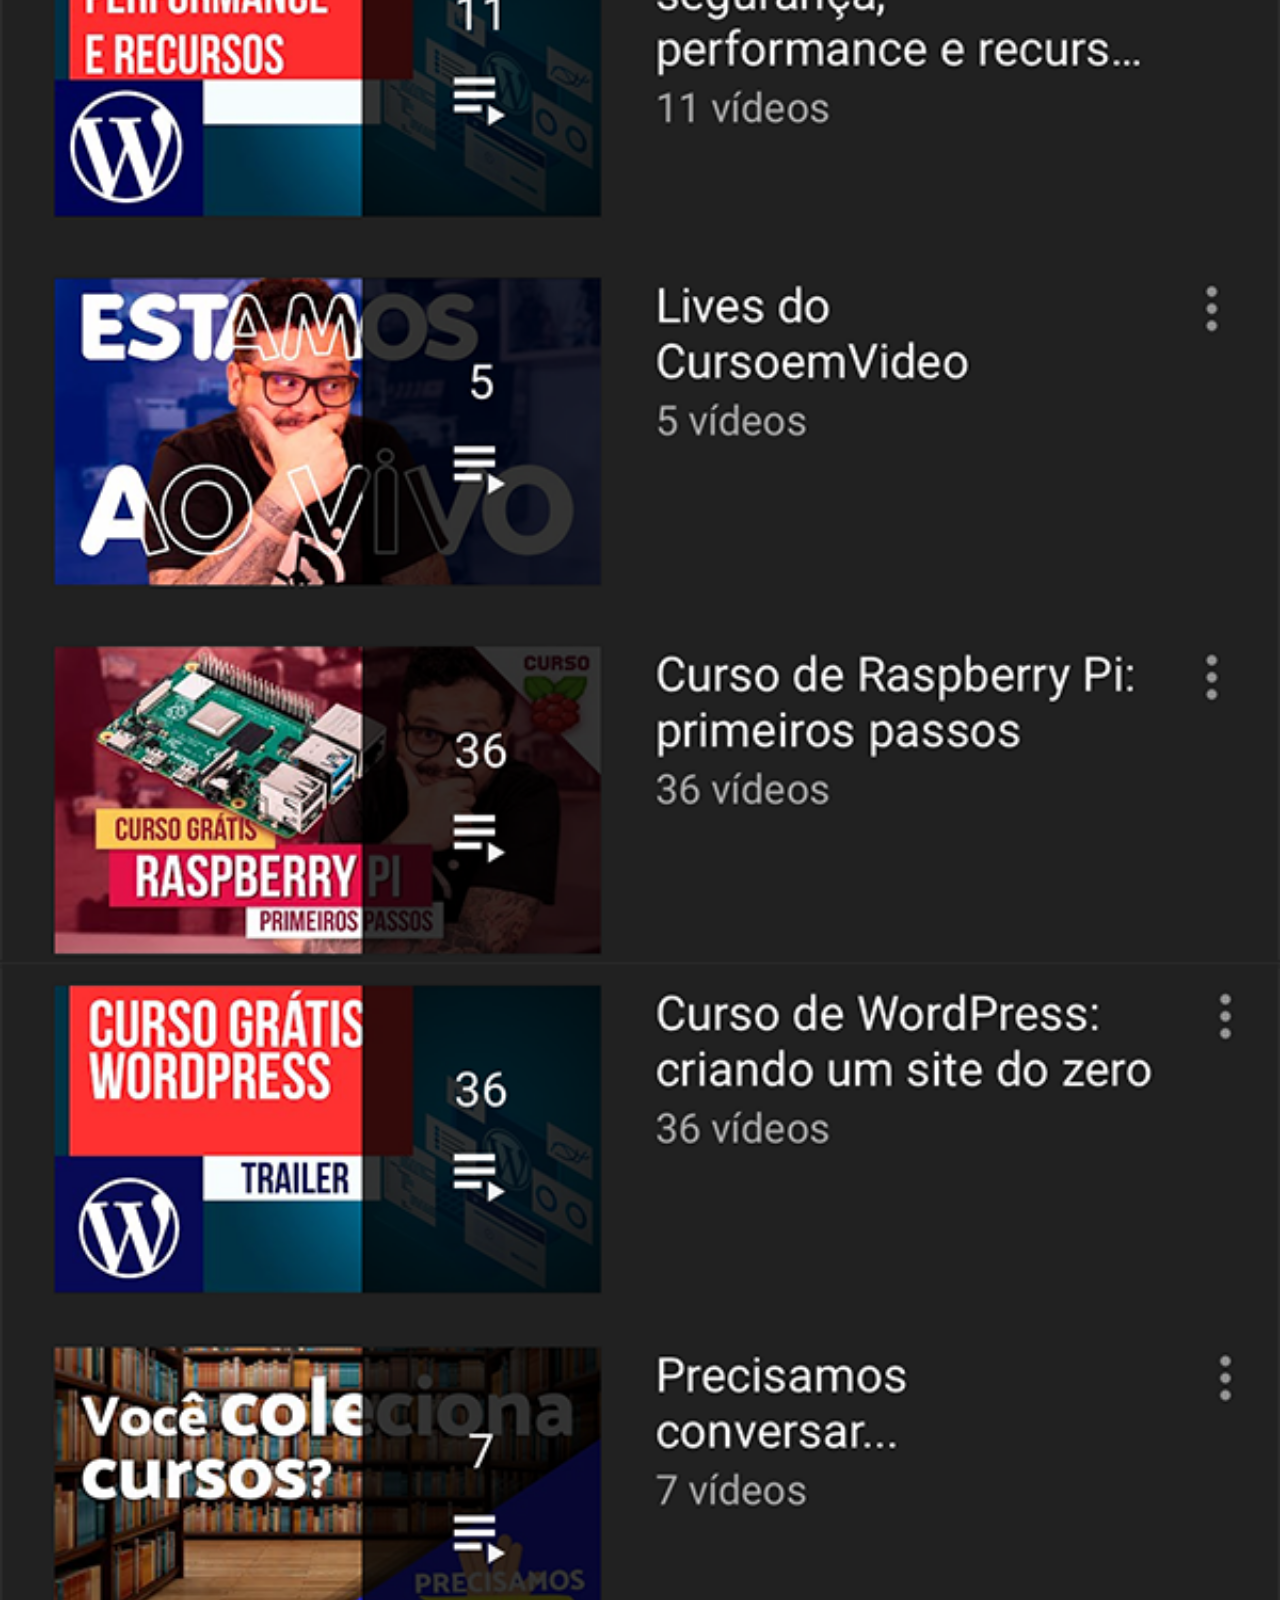
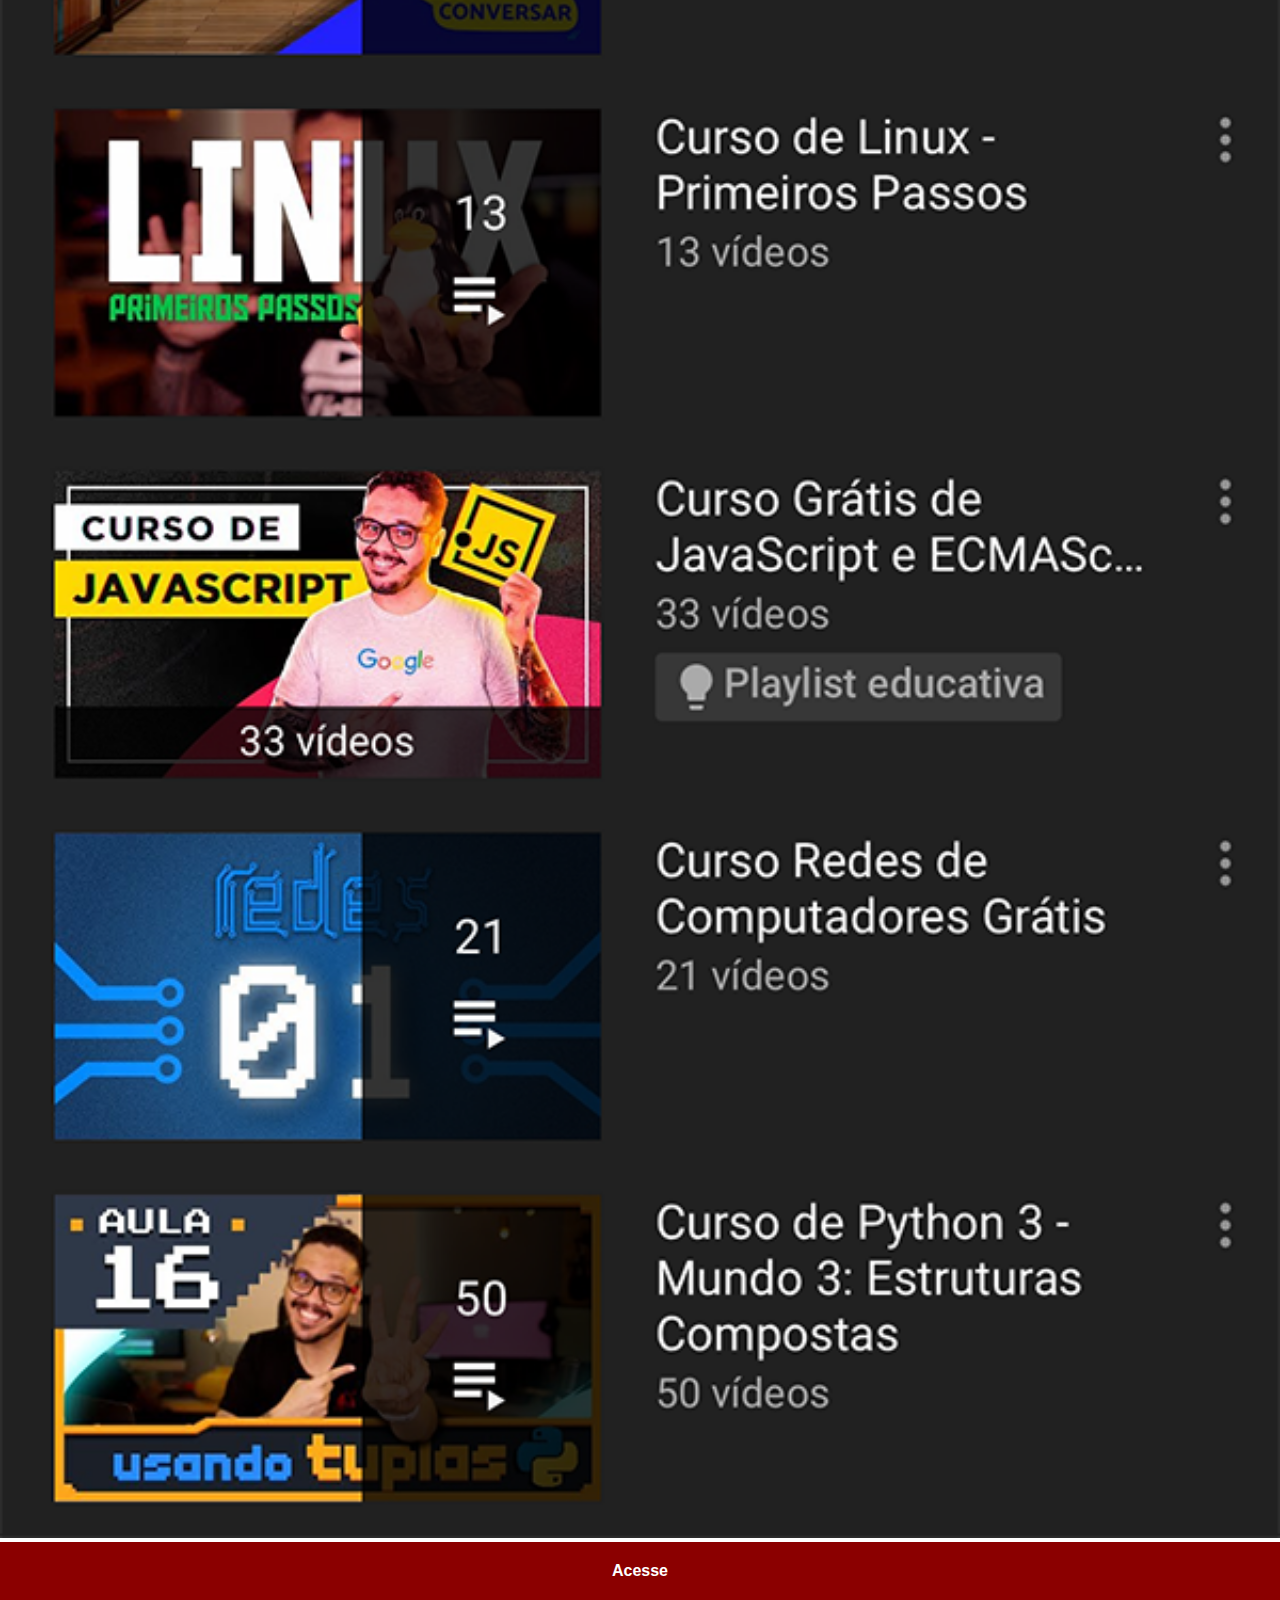
<file: youtube.html>
<!DOCTYPE html>
<html lang="pt-br">
<head>
    <meta charset="UTF-8">
    <meta name="viewport" content="width=device-width, initial-scale=1.0">
    <title>Youtube</title>
    <link rel="stylesheet" href="estilos/social.css">
</head>
<body>
    <img src="imagens/tela-youtube.png" alt="Youtube">
    <a href="https://www.youtube.com/c/CursoemV%C3%ADdeo/playlists" target="_blank">Acesse</a>
</body>
</html>
</file>
<file: estilos/style.css>
@charset "UTF-8";

* {
    margin: 0px;
    padding: 0px;
    font-family: Arial, Helvetica, sans-serif;
}

html, body {
    height: 100vh;
    width: 100vw;
    background-color: black; 
    background: url('../imagens/fundo-madeira.jpg') no-repeat top center;
    background-size: cover;
    background-attachment: fixed;
    overflow: hidden;
}

main {
    position: relative;
    height: 100vw;
}

section#telefone {
    position: absolute;
    top: 90%;
    left: 50%;
    transform: translate(-50%, -50%);
    height: 454px;
    width: 225px;
    background-color: blue;
    background: url('../imagens/frame-iphone-2.png') no-repeat center center;
    
}

iframe#tela {
    position: relative;
    top: 58px;
    left: 16px;
    width: 194px;
    height: 341px;
}

section#redes-sociais {
    text-align: right;
}

section#redes-sociais img {
    width: 50px;
    margin: 10px;
    border-radius: 50%;
    box-shadow: 2px 2px 5px rgba(0, 0, 0, 0.418);
    box-sizing: border-box;
}

section#redes-sociais img:hover {
    transform: translate(-3px, -3px);
    box-shadow: 5px 5px 10px rgba(0, 0, 0, 0.600);
    transition: transform .3s border 1s;
}
</file>
<file: estilos/responsivo.css>
@charset "UTF-8";

@media screen and (min-width: 769px) {
    section#telefone {
        position: absolute;
        top: 23.5%;
        left: 50%;
        transform: translate(-50%, -50%);
        height: 627px;
        width: 311px;
        background-color: blue;
        background: url('../imagens/frame-iphone.png') no-repeat center center;
        
    }
    iframe#tela {
        position: relative;
        top: 80px;
        left: 22px;
        width: 267px;
        height: 471px;
    }
}
</file>
<file: estilos/social.css>
@charset "UTF-8";

* {
    margin: 0px;
    padding: 0px;
    font-family: Arial, Helvetica, sans-serif;
}

::-webkit-scrollbar {
    width: 0px;
    height: 0px;
}

img {
    width: 100vw;
}

a {
    display: block;
    background-color: darkred;
    padding: 20px;
    text-align: center;
    font-weight: bolder;
    text-decoration: none;
    color: white;
}

a:hover {
    background-color: red;
}
</file>
